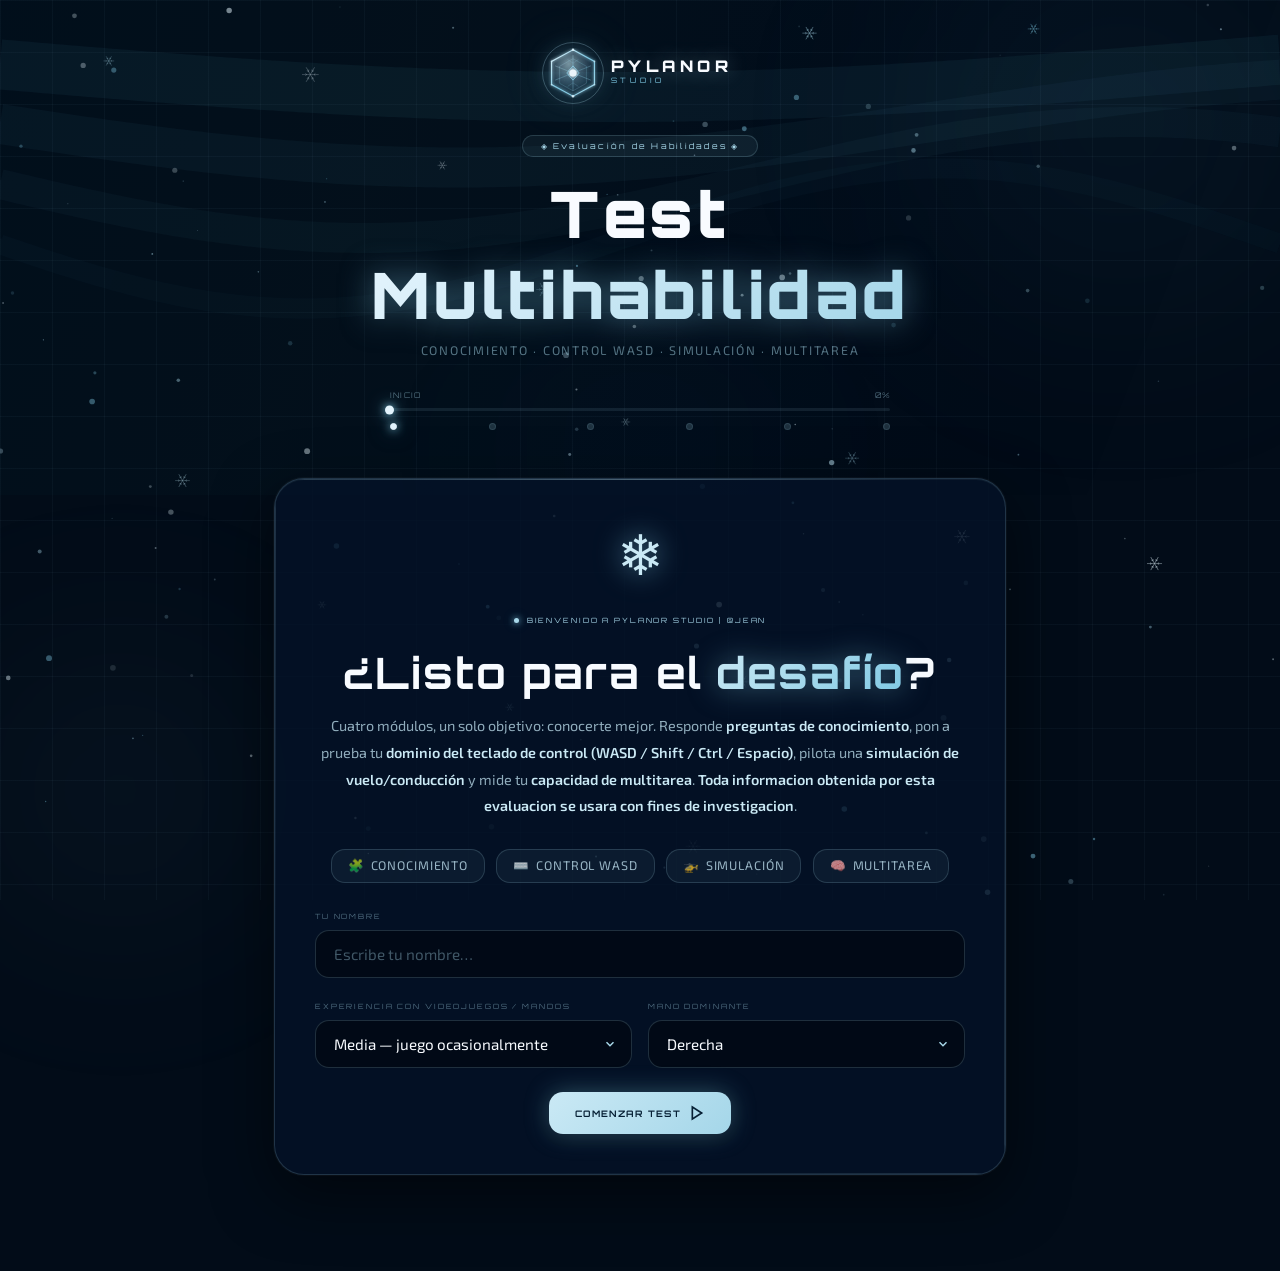
<file: index.html>
<!DOCTYPE html>
<html lang="es">
<head>
  <meta charset="UTF-8" />
  <meta name="viewport" content="width=device-width, initial-scale=1.0" />
  <title>Pylanor Studio — Test de Habilidades</title>
  <link href="https://fonts.googleapis.com/css2?family=Orbitron:wght@400;700;900&family=Exo+2:wght@300;400;500;600&display=swap" rel="stylesheet" />
  <link rel="stylesheet" href="quiz.css" />
</head>
<body>

<!-- fondo animado -->
<canvas id="snowCanvas"></canvas>
<div class="bg-glow bg-glow-1"></div>
<div class="bg-glow bg-glow-2"></div>
<div class="bg-glow bg-glow-3"></div>

<main class="container">

  <!-- ══════ CABECERA ══════ -->
  <header class="header">

    <a href="index.html" class="logo">
      <div class="logo-icon">
        <svg viewBox="0 0 56 56" fill="none" xmlns="http://www.w3.org/2000/svg">
          <defs>
            <linearGradient id="lg" x1="0" y1="0" x2="56" y2="56" gradientUnits="userSpaceOnUse">
              <stop offset="0%" stop-color="#F0FAFF"/>
              <stop offset="50%" stop-color="#7EC8E3"/>
              <stop offset="100%" stop-color="#A8D8EA"/>
            </linearGradient>
            <radialGradient id="rg" cx="40%" cy="30%" r="70%">
              <stop offset="0%" stop-color="rgba(220,248,255,0.28)"/>
              <stop offset="100%" stop-color="rgba(10,40,80,0.04)"/>
            </radialGradient>
            <filter id="gw">
              <feGaussianBlur stdDeviation="1.5" result="b"/>
              <feMerge><feMergeNode in="b"/><feMergeNode in="SourceGraphic"/></feMerge>
            </filter>
          </defs>
          <!-- hexágono exterior -->
          <polygon points="28,2 52,15 52,41 28,54 4,41 4,15"
            fill="url(#rg)" stroke="url(#lg)" stroke-width="1.3" filter="url(#gw)"/>
          <!-- hexágono interior -->
          <polygon points="28,12 43,20.5 43,39.5 28,48 13,39.5 13,20.5"
            fill="none" stroke="url(#lg)" stroke-width="0.6" opacity="0.4"/>
          <!-- ejes del copo -->
          <line x1="28" y1="8"  x2="28" y2="48" stroke="url(#lg)" stroke-width="0.7" opacity="0.5"/>
          <line x1="8"  y1="20" x2="48" y2="36" stroke="url(#lg)" stroke-width="0.7" opacity="0.5"/>
          <line x1="48" y1="20" x2="8"  y2="36" stroke="url(#lg)" stroke-width="0.7" opacity="0.5"/>
          <!-- ramas del copo -->
          <line x1="28" y1="17" x2="22" y2="13" stroke="url(#lg)" stroke-width="0.5" opacity="0.4"/>
          <line x1="28" y1="17" x2="34" y2="13" stroke="url(#lg)" stroke-width="0.5" opacity="0.4"/>
          <line x1="28" y1="39" x2="22" y2="43" stroke="url(#lg)" stroke-width="0.5" opacity="0.4"/>
          <line x1="28" y1="39" x2="34" y2="43" stroke="url(#lg)" stroke-width="0.5" opacity="0.4"/>
          <!-- rombo central -->
          <polygon points="28,20 35,28 28,36 21,28"
            fill="rgba(200,240,255,0.18)" stroke="url(#lg)" stroke-width="0.9"/>
          <!-- núcleo -->
          <circle cx="28" cy="28" r="4" fill="#F0FAFF" opacity="0.96" filter="url(#gw)"/>
          <!-- vértices -->
          <circle cx="28" cy="2"  r="1.4" fill="#E0F4FD" opacity="0.9"/>
          <circle cx="52" cy="15" r="1.0" fill="#CAE9F5" opacity="0.65"/>
          <circle cx="52" cy="41" r="1.0" fill="#CAE9F5" opacity="0.65"/>
          <circle cx="28" cy="54" r="1.4" fill="#E0F4FD" opacity="0.9"/>
          <circle cx="4"  cy="41" r="1.0" fill="#CAE9F5" opacity="0.65"/>
          <circle cx="4"  cy="15" r="1.0" fill="#CAE9F5" opacity="0.65"/>
        </svg>
        <div class="logo-ring"></div>
      </div>
      <div class="logo-text">
        <span class="logo-name">PYLANOR</span>
        <span class="logo-sub">STUDIO</span>
      </div>
    </a>

    <div class="header-title">
      <span class="header-eyebrow">◈ Evaluación de Habilidades ◈</span>
      <h1 class="page-title">Test <span>Multihabilidad</span></h1>
      <p class="page-subtitle">Conocimiento · Control WASD · Simulación · Multitarea</p>
    </div>

    <!-- barra de progreso -->
    <div class="progress-section">
      <div class="progress-info">
        <span id="stepLabel">Inicio</span>
        <span id="stepPct">0%</span>
      </div>
      <div class="progress-bar-track">
        <div class="progress-bar-fill" id="progressBar"></div>
      </div>
      <div class="progress-dots">
        <div class="pdot active" id="dot0"></div>
        <div class="pdot" id="dot1"></div>
        <div class="pdot" id="dot2"></div>
        <div class="pdot" id="dot3"></div>
        <div class="pdot" id="dot4"></div>
        <div class="pdot" id="dot5"></div>
      </div>
    </div>

  </header>

  <!-- ══════ PASO 0 — NOMBRE ══════ -->
  <section class="step active" id="step0">
    <div class="card card-center">
      <div class="card-glow-border"></div>
      <div class="flake-big">❄</div>
      <div class="tag"><span class="tag-dot"></span>BIENVENIDO A PYLANOR STUDIO | @Jean</div>
      <h2 class="card-title">¿Listo para el <em>desafío</em>?</h2>
      <p class="card-desc">
        Cuatro módulos, un solo objetivo: conocerte mejor. Responde
        <strong>preguntas de conocimiento</strong>, pon a prueba tu
        <strong>dominio del teclado de control (WASD / Shift / Ctrl / Espacio)</strong>, pilota una
        <strong>simulación de vuelo/conducción</strong> y mide tu
        <strong>capacidad de multitarea</strong>.
        <strong>Toda informacion obtenida por esta evaluacion se usara con fines de investigacion</strong>.
      </p>
      <div class="pills-row">
        <div class="pill"><span>🧩</span> Conocimiento</div>
        <div class="pill"><span>⌨️</span> Control WASD</div>
        <div class="pill"><span>🚁</span> Simulación</div>
        <div class="pill"><span>🧠</span> Multitarea</div>
      </div>

      <div class="best-score-panel hidden" id="bestScorePanel">
        <div class="best-score-title">🏆 TU MEJOR MARCA</div>
        <div class="best-score-row">
          <div class="best-score-item">
            <span class="best-score-value" id="bestTotal">—</span>
            <span class="best-score-label">Puntaje total</span>
          </div>
          <div class="best-score-item">
            <span class="best-score-value" id="bestStreak">—</span>
            <span class="best-score-label">Mejor racha</span>
          </div>
          <div class="best-score-item">
            <span class="best-score-value" id="bestReact">—</span>
            <span class="best-score-label">Reacción prom.</span>
          </div>
        </div>
      </div>

      <div class="field-group">
        <label class="field-label" for="nameInput">TU NOMBRE</label>
        <input type="text" id="nameInput" class="field-input" placeholder="Escribe tu nombre…" autocomplete="off" />
      </div>

      <div class="field-row">
        <div class="field-group">
          <label class="field-label" for="gamingExpSelect">EXPERIENCIA CON VIDEOJUEGOS / MANDOS</label>
          <select id="gamingExpSelect" class="field-input field-select">
            <option value="Nula">Nula — casi no juego</option>
            <option value="Baja">Baja — juego rara vez</option>
            <option value="Media" selected>Media — juego ocasionalmente</option>
            <option value="Alta">Alta — juego con frecuencia</option>
          </select>
        </div>
        <div class="field-group">
          <label class="field-label" for="handSelect">MANO DOMINANTE</label>
          <select id="handSelect" class="field-input field-select">
            <option value="Derecha" selected>Derecha</option>
            <option value="Izquierda">Izquierda</option>
            <option value="Ambidiestro">Ambidiestro</option>
          </select>
        </div>
      </div>

      <button class="btn btn-primary" onclick="startQuiz()">
        Comenzar Test
        <svg width="16" height="16" viewBox="0 0 24 24" fill="none" stroke="currentColor" stroke-width="2.5"><polygon points="5 3 19 12 5 21 5 3"/></svg>
      </button>
    </div>
  </section>

  <!-- ══════ PASO 1 — PREGUNTAS ══════ -->
  <section class="step" id="step1">
    <div class="card">
      <div class="card-glow-border"></div>
      <p class="section-intro">Lee cada pregunta con atención y elige la respuesta que consideres correcta.</p>
      <div id="questionsContainer"></div>
      <div class="btn-row">
        <button class="btn btn-primary" id="questionsNextBtn" onclick="goStep(2)" disabled>
          Continuar
          <svg width="15" height="15" viewBox="0 0 24 24" fill="none" stroke="currentColor" stroke-width="2.5"><path d="M5 12h14M12 5l7 7-7 7"/></svg>
        </button>
      </div>
    </div>
  </section>

  <!-- ══════ PASO 2 — CONTROL WASD ══════ -->
  <section class="step" id="step2">
    <div class="card">
      <div class="card-glow-border"></div>
      <div class="tag"><span class="tag-dot"></span>CONTROL DE VEHÍCULOS · DRONES · ROBOTS</div>
      <p class="section-intro">
        Aparece una orden objetivo. Ejecútala <strong>en tu teclado</strong> (o toca los botones si estás en móvil)
        lo más rápido posible. A veces necesitarás <strong>dos teclas a la vez</strong>, como en el control real
        de un vehículo, dron o robot (ej. avanzar + turbo). Tienes <strong>30 segundos</strong>.
      </p>

      <div class="start-gate" id="keyStartGate">
        <div class="start-gate-icon">⌨️</div>
        <p class="start-gate-text">Tómate el tiempo que necesites para leer las instrucciones. El cronómetro de 30 segundos empieza recién cuando presiones el botón.</p>
        <button class="btn btn-primary" onclick="startKeyRun()">
          <svg width="15" height="15" viewBox="0 0 24 24" fill="none" stroke="currentColor" stroke-width="2.5"><polygon points="5 3 19 12 5 21 5 3"/></svg>
          Comenzar prueba
        </button>
      </div>

      <div class="timer-stats-row">
        <!-- timer circular -->
        <div class="timer-wrap">
          <svg viewBox="0 0 120 120" xmlns="http://www.w3.org/2000/svg">
            <defs>
              <linearGradient id="tg" x1="0%" y1="0%" x2="100%" y2="100%">
                <stop offset="0%"   stop-color="#E0F4FD"/>
                <stop offset="50%"  stop-color="#7EC8E3"/>
                <stop offset="100%" stop-color="#A8D8EA"/>
              </linearGradient>
            </defs>
            <circle class="timer-track" cx="60" cy="60" r="52"/>
            <circle class="timer-arc" cx="60" cy="60" r="52" id="timerArc"
              stroke-dasharray="326.7" stroke-dashoffset="0"/>
          </svg>
          <div class="timer-center">
            <span class="timer-number" id="timerNumber">30</span>
            <span class="timer-unit">seg</span>
          </div>
        </div>
        <!-- estadísticas -->
        <div class="ctrl-stats">
          <div class="fstat">
            <div class="fstat-number green" id="kHits">0</div>
            <div class="fstat-label">Aciertos</div>
          </div>
          <div class="fstat-sep"></div>
          <div class="fstat">
            <div class="fstat-number red" id="kMiss">0</div>
            <div class="fstat-label">Fallos</div>
          </div>
          <div class="fstat-sep"></div>
          <div class="fstat">
            <div class="fstat-number" id="kAcc">—</div>
            <div class="fstat-label">Precisión</div>
          </div>
          <div class="fstat-sep"></div>
          <div class="fstat">
            <div class="fstat-number" id="kReact">—</div>
            <div class="fstat-label">Reacción</div>
          </div>
        </div>
        <!-- botón de sonido -->
        <button class="sound-toggle" id="soundToggle" onclick="toggleSound()" title="Activar/silenciar sonido" type="button">🔊</button>
      </div>

      <!-- HUD del vehículo/dron -->
      <div class="hud-panel" id="hudPanel">
        <div class="hud-icon" data-hud="a" title="Izquierda">⬅</div>
        <div class="hud-icon" data-hud="w" title="Avanzar">⬆</div>
        <div class="hud-icon" data-hud="s" title="Retroceder">⬇</div>
        <div class="hud-icon" data-hud="d" title="Derecha">➡</div>
        <div class="hud-sep"></div>
        <div class="hud-icon" data-hud="shift" title="Turbo">⚡</div>
        <div class="hud-icon" data-hud="ctrl" title="Descender">🔻</div>
        <div class="hud-icon" data-hud="space" title="Despegar/Saltar">🚀</div>
      </div>

      <!-- objetivo -->
      <div class="target-zone">
        <div class="target-halo"></div>
        <div class="streak-badge hidden" id="streakBadge">🔥 <span id="streakCount">0</span></div>
        <div class="combo-tag hidden" id="comboTag">⚠ ORDEN DOBLE — MANTÉN AMBAS</div>
        <div class="target-keys" id="keyTargetWrap">
          <div class="target-emoji key-target-cap" id="keyTarget">❄</div>
        </div>
        <div class="target-name" id="keyTargetName">PREPARADO…</div>
      </div>

      <!-- botones teclado WASD -->
      <div class="keys-grid" id="keysGrid">
        <button class="key-btn key-w" data-key="w" onclick="keyBtnClick(this)">
          <span class="key-cap">W</span>
          <span class="key-label">Avanzar</span>
        </button>
        <button class="key-btn key-a" data-key="a" onclick="keyBtnClick(this)">
          <span class="key-cap">A</span>
          <span class="key-label">Izquierda</span>
        </button>
        <button class="key-btn key-s" data-key="s" onclick="keyBtnClick(this)">
          <span class="key-cap">S</span>
          <span class="key-label">Retroceder</span>
        </button>
        <button class="key-btn key-d" data-key="d" onclick="keyBtnClick(this)">
          <span class="key-cap">D</span>
          <span class="key-label">Derecha</span>
        </button>
        <button class="key-btn key-shift" data-key="shift" onclick="keyBtnClick(this)">
          <span class="key-cap">⇧ SHIFT</span>
          <span class="key-label">Turbo</span>
        </button>
        <button class="key-btn key-space" data-key="space" onclick="keyBtnClick(this)">
          <span class="key-cap">␣ ESPACIO</span>
          <span class="key-label">Despegar / Saltar</span>
        </button>
        <button class="key-btn key-ctrl" data-key="ctrl" onclick="keyBtnClick(this)">
          <span class="key-cap">⌃ CTRL</span>
          <span class="key-label">Descender</span>
        </button>
      </div>

      <div id="keyDone" class="hidden">
        <p class="done-msg">❄ ¡Tiempo! Módulo completado.</p>
        <div class="btn-row">
          <button class="btn btn-primary" onclick="goStep(3)">
            Siguiente
            <svg width="15" height="15" viewBox="0 0 24 24" fill="none" stroke="currentColor" stroke-width="2.5"><path d="M5 12h14M12 5l7 7-7 7"/></svg>
          </button>
        </div>
      </div>

    </div>
  </section>

  <!-- ══════ PASO 3 — SIMULACIÓN DE PILOTAJE ══════ -->
  <section class="step" id="step3">
    <div class="card">
      <div class="card-glow-border"></div>
      <div class="tag"><span class="tag-dot"></span>SIMULACIÓN DE PILOTAJE</div>
      <p class="section-intro">
        Ahora aplica lo entrenado en una situación práctica: pilota la nave con
        <strong>W A S D</strong> (mover/girar), <strong>Shift</strong> (turbo), <strong>Ctrl</strong> (freno)
        y <strong>Espacio</strong> (impulso rápido). Atraviesa la mayor cantidad de
        <strong>checkpoints</strong> ⊙ posibles evitando los <strong>obstáculos</strong> ⬢ en 25 segundos.
      </p>

      <div class="sim-stats-row">
        <div class="sim-stat">
          <div class="sim-stat-number" id="simTimer">25</div>
          <div class="sim-stat-label">Segundos</div>
        </div>
        <div class="sim-stat-sep"></div>
        <div class="sim-stat">
          <div class="sim-stat-number green" id="simCheckpoints">0</div>
          <div class="sim-stat-label">Checkpoints</div>
        </div>
        <div class="sim-stat-sep"></div>
        <div class="sim-stat">
          <div class="sim-stat-number red" id="simCollisions">0</div>
          <div class="sim-stat-label">Colisiones</div>
        </div>
        <div class="sim-stat-sep"></div>
        <div class="sim-stat">
          <div class="sim-stat-number" id="simDashState">✅</div>
          <div class="sim-stat-label">Impulso</div>
        </div>
      </div>

      <div class="sim-canvas-wrap">
        <canvas id="simCanvas" width="560" height="320"></canvas>
        <div class="sim-overlay hidden" id="simStartGate">
          <div class="sim-overlay-title">🚀 LISTO PARA PILOTAR</div>
          <p class="sim-overlay-text">Estudia el mapa: nave, checkpoint ⊙ y obstáculos ⬢. El cronómetro de 25s comienza tras la cuenta regresiva.</p>
          <button class="btn btn-primary" onclick="beginSimCountdown()">
            <svg width="15" height="15" viewBox="0 0 24 24" fill="none" stroke="currentColor" stroke-width="2.5"><polygon points="5 3 19 12 5 21 5 3"/></svg>
            Comenzar simulación
          </button>
        </div>
        <div class="sim-countdown hidden" id="simCountdown">3</div>
        <div class="sim-overlay hidden" id="simEndOverlay">
          <div class="sim-overlay-title">✅ SIMULACIÓN COMPLETADA</div>
          <div class="sim-overlay-score" id="simOverlayScore">—</div>
        </div>
      </div>

      <!-- HUD de controles activos -->
      <div class="hud-panel" id="simHudPanel">
        <div class="hud-icon" data-simhud="a" title="Girar izquierda">⬅</div>
        <div class="hud-icon" data-simhud="w" title="Acelerar">⬆</div>
        <div class="hud-icon" data-simhud="s" title="Frenar/Reversa">⬇</div>
        <div class="hud-icon" data-simhud="d" title="Girar derecha">➡</div>
        <div class="hud-sep"></div>
        <div class="hud-icon" data-simhud="shift" title="Turbo">⚡</div>
        <div class="hud-icon" data-simhud="ctrl" title="Freno">🔻</div>
        <div class="hud-icon" data-simhud="space" title="Impulso">🚀</div>
      </div>

      <div id="simDone" class="hidden">
        <div class="btn-row">
          <button class="btn btn-primary" onclick="goStep(4)">
            Siguiente
            <svg width="15" height="15" viewBox="0 0 24 24" fill="none" stroke="currentColor" stroke-width="2.5"><path d="M5 12h14M12 5l7 7-7 7"/></svg>
          </button>
        </div>
      </div>
    </div>
  </section>

  <!-- ══════ PASO 4 — MULTITAREA ══════ -->
  <section class="step" id="step4">
    <div class="card">
      <div class="card-glow-border"></div>
      <div class="tag"><span class="tag-dot"></span>TEST DE MULTITAREA</div>
      <p class="section-intro">Completa el test externo y regresa aquí para ingresar tu puntuación.</p>

      <div class="multi-panel">
        <div class="multi-icon">🧠</div>
        <p class="multi-desc">El test mide tu capacidad de atender múltiples tareas con ratón y teclado al mismo tiempo. Cuando termines, copia el número de puntuación que aparece en pantalla.</p>
        <a class="btn btn-primary" href="https://www.arealme.com/multitasking-test/es/" target="_blank">
          <svg width="15" height="15" viewBox="0 0 24 24" fill="none" stroke="currentColor" stroke-width="2.5"><path d="M18 13v6a2 2 0 01-2 2H5a2 2 0 01-2-2V8a2 2 0 012-2h6"/><polyline points="15 3 21 3 21 9"/><line x1="10" y1="14" x2="21" y2="3"/></svg>
          Abrir Test de Multitarea
        </a>
      </div>

      <div class="score-section">
        <label class="field-label">INGRESA TU PUNTUACIÓN FINAL</label>
        <div class="score-row">
          <input type="number" id="multiScoreInput" class="field-input score-input"
            min="0" max="9999" placeholder="0" oninput="updateLiveScore()" />
          <div class="score-live" id="liveScore">—</div>
        </div>
      </div>

      <div class="btn-row">
        <button class="btn btn-primary" onclick="submitMulti()">
          Ver mis resultados
          <svg width="15" height="15" viewBox="0 0 24 24" fill="none" stroke="currentColor" stroke-width="2.5"><path d="M5 12h14M12 5l7 7-7 7"/></svg>
        </button>
      </div>
    </div>
  </section>

  <!-- ══════ PASO 5 — RESULTADOS ══════ -->
  <section class="step" id="step5">
    <div class="card card-center">
      <div class="card-glow-border"></div>

      <div class="result-flakes">❄ ❅ ❆ ❄ ❅ ❆</div>

      <!-- anillo de resultado -->
      <div class="result-ring">
        <svg viewBox="0 0 200 200" xmlns="http://www.w3.org/2000/svg">
          <defs>
            <linearGradient id="rg2" x1="0%" y1="0%" x2="100%" y2="100%">
              <stop offset="0%"   stop-color="#F0FAFF"/>
              <stop offset="50%"  stop-color="#A8D8EA"/>
              <stop offset="100%" stop-color="#5BB3D0"/>
            </linearGradient>
            <filter id="rgw">
              <feGaussianBlur stdDeviation="3" result="b"/>
              <feMerge><feMergeNode in="b"/><feMergeNode in="SourceGraphic"/></feMerge>
            </filter>
          </defs>
          <!-- pista decorativa punteada -->
          <circle cx="100" cy="100" r="93" fill="none"
            stroke="rgba(168,216,234,0.06)" stroke-width="1" stroke-dasharray="3 8"/>
          <!-- pista base -->
          <circle cx="100" cy="100" r="82" fill="none"
            stroke="rgba(168,216,234,0.1)" stroke-width="8"/>
          <!-- arco de progreso -->
          <circle cx="100" cy="100" r="82" id="resultArc"
            fill="none" stroke="url(#rg2)" stroke-width="8"
            stroke-linecap="round"
            stroke-dasharray="515" stroke-dashoffset="515"
            filter="url(#rgw)"
            transform="rotate(-90 100 100)"/>
        </svg>
        <div class="result-ring-center">
          <div class="result-medal" id="resultMedal">🏆</div>
          <div class="result-percentage" id="resultPct">0%</div>
          <div class="result-grade-label" id="resultGrade">—</div>
        </div>
      </div>

      <div class="result-username" id="resultUsername"></div>
      <div class="new-record-badge hidden" id="newRecordBadge">✨ ¡NUEVO RÉCORD PERSONAL!</div>
      <div class="result-stats" id="resultStats"></div>

      <!-- estado de guardado -->
      <div class="save-status" id="saveStatus">
        <div class="save-spinner"></div>
        <span>Guardando en Google Sheets…</span>
      </div>
      <div class="save-ok hidden" id="saveOk">✅ &nbsp;Resultados guardados.</div>
      <div class="save-err hidden" id="saveErr"></div>

      <div class="btn-row btn-row-center">
        <a href="index.html" class="btn btn-ghost">← Inicio</a>
        <button class="btn btn-primary" onclick="resetAll()">
          <svg width="15" height="15" viewBox="0 0 24 24" fill="none" stroke="currentColor" stroke-width="2.5"><polyline points="1 4 1 10 7 10"/><path d="M3.51 15a9 9 0 1 0 .49-3.5"/></svg>
          Repetir test
        </button>
      </div>
    </div>
  </section>

</main>

<script src="quiz.js"></script>
</body>
</html>
</file>
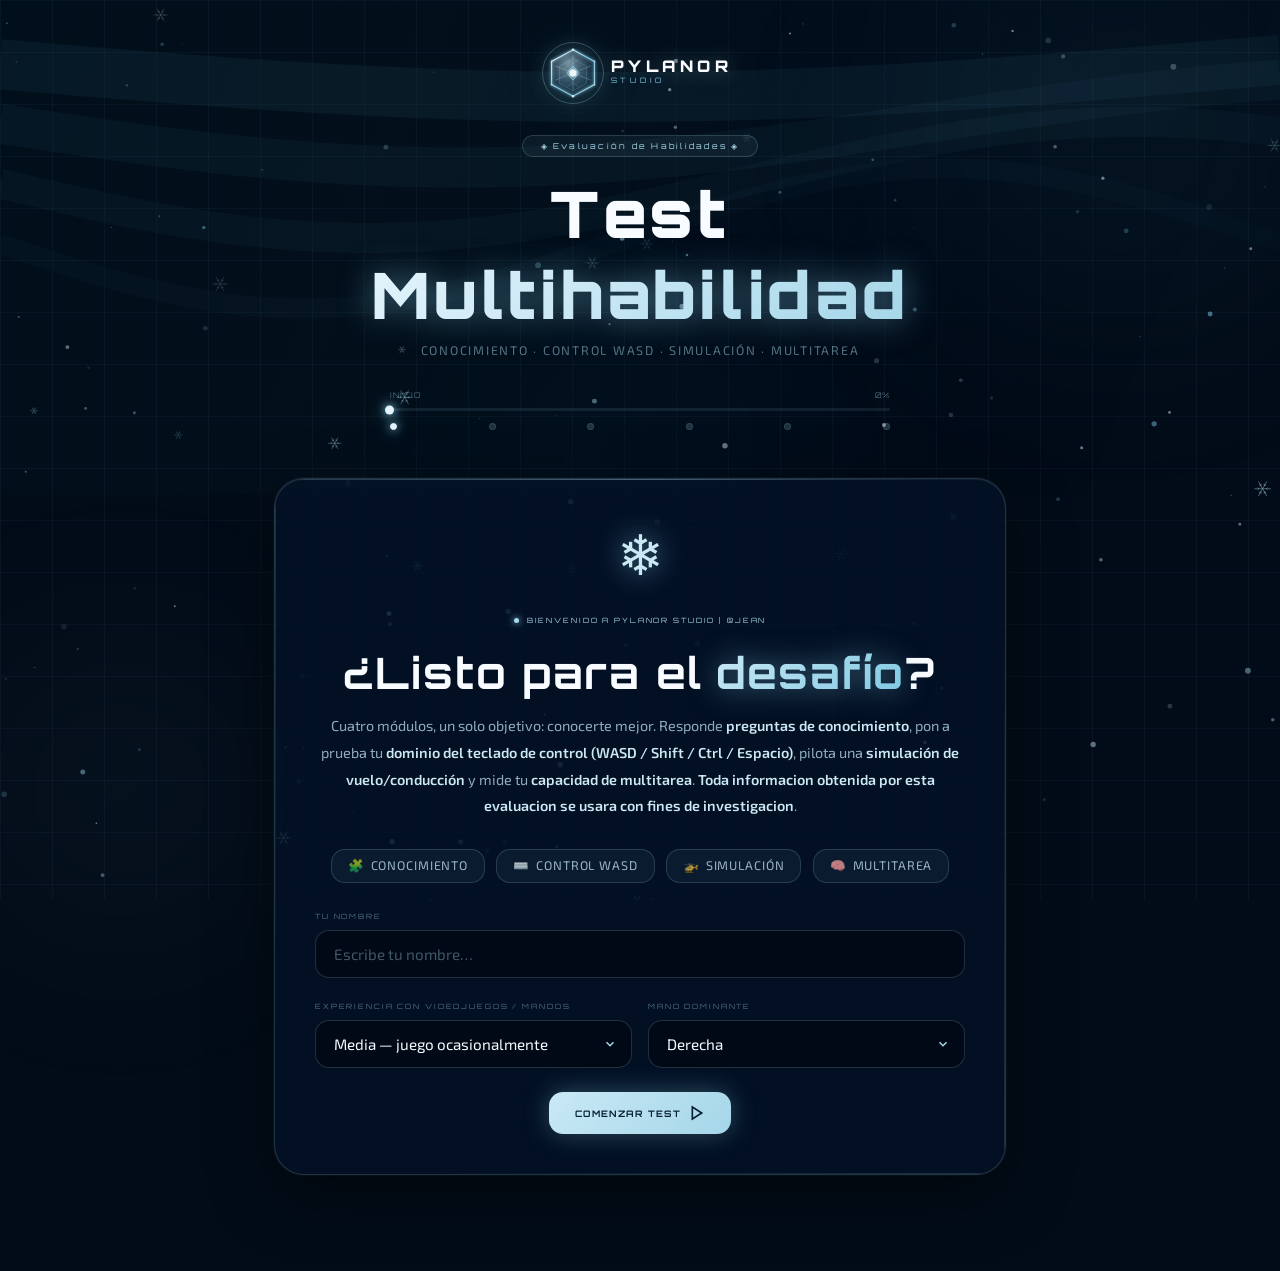
<file: inde.html>
<!DOCTYPE html>
<html lang="es">
<head>
  <meta charset="UTF-8" />
  <meta name="viewport" content="width=device-width, initial-scale=1.0" />
  <title>Pylanor Studio — Test de Habilidades</title>
  <link href="https://fonts.googleapis.com/css2?family=Orbitron:wght@400;700;900&family=Exo+2:wght@300;400;500;600&display=swap" rel="stylesheet" />
  <link rel="stylesheet" href="quiz.css" />
</head>
<body>

<!-- fondo animado -->
<canvas id="snowCanvas"></canvas>
<div class="bg-glow bg-glow-1"></div>
<div class="bg-glow bg-glow-2"></div>
<div class="bg-glow bg-glow-3"></div>

<main class="container">

  <!-- ══════ CABECERA ══════ -->
  <header class="header">

    <a href="index.html" class="logo">
      <div class="logo-icon">
        <svg viewBox="0 0 56 56" fill="none" xmlns="http://www.w3.org/2000/svg">
          <defs>
            <linearGradient id="lg" x1="0" y1="0" x2="56" y2="56" gradientUnits="userSpaceOnUse">
              <stop offset="0%" stop-color="#F0FAFF"/>
              <stop offset="50%" stop-color="#7EC8E3"/>
              <stop offset="100%" stop-color="#A8D8EA"/>
            </linearGradient>
            <radialGradient id="rg" cx="40%" cy="30%" r="70%">
              <stop offset="0%" stop-color="rgba(220,248,255,0.28)"/>
              <stop offset="100%" stop-color="rgba(10,40,80,0.04)"/>
            </radialGradient>
            <filter id="gw">
              <feGaussianBlur stdDeviation="1.5" result="b"/>
              <feMerge><feMergeNode in="b"/><feMergeNode in="SourceGraphic"/></feMerge>
            </filter>
          </defs>
          <!-- hexágono exterior -->
          <polygon points="28,2 52,15 52,41 28,54 4,41 4,15"
            fill="url(#rg)" stroke="url(#lg)" stroke-width="1.3" filter="url(#gw)"/>
          <!-- hexágono interior -->
          <polygon points="28,12 43,20.5 43,39.5 28,48 13,39.5 13,20.5"
            fill="none" stroke="url(#lg)" stroke-width="0.6" opacity="0.4"/>
          <!-- ejes del copo -->
          <line x1="28" y1="8"  x2="28" y2="48" stroke="url(#lg)" stroke-width="0.7" opacity="0.5"/>
          <line x1="8"  y1="20" x2="48" y2="36" stroke="url(#lg)" stroke-width="0.7" opacity="0.5"/>
          <line x1="48" y1="20" x2="8"  y2="36" stroke="url(#lg)" stroke-width="0.7" opacity="0.5"/>
          <!-- ramas del copo -->
          <line x1="28" y1="17" x2="22" y2="13" stroke="url(#lg)" stroke-width="0.5" opacity="0.4"/>
          <line x1="28" y1="17" x2="34" y2="13" stroke="url(#lg)" stroke-width="0.5" opacity="0.4"/>
          <line x1="28" y1="39" x2="22" y2="43" stroke="url(#lg)" stroke-width="0.5" opacity="0.4"/>
          <line x1="28" y1="39" x2="34" y2="43" stroke="url(#lg)" stroke-width="0.5" opacity="0.4"/>
          <!-- rombo central -->
          <polygon points="28,20 35,28 28,36 21,28"
            fill="rgba(200,240,255,0.18)" stroke="url(#lg)" stroke-width="0.9"/>
          <!-- núcleo -->
          <circle cx="28" cy="28" r="4" fill="#F0FAFF" opacity="0.96" filter="url(#gw)"/>
          <!-- vértices -->
          <circle cx="28" cy="2"  r="1.4" fill="#E0F4FD" opacity="0.9"/>
          <circle cx="52" cy="15" r="1.0" fill="#CAE9F5" opacity="0.65"/>
          <circle cx="52" cy="41" r="1.0" fill="#CAE9F5" opacity="0.65"/>
          <circle cx="28" cy="54" r="1.4" fill="#E0F4FD" opacity="0.9"/>
          <circle cx="4"  cy="41" r="1.0" fill="#CAE9F5" opacity="0.65"/>
          <circle cx="4"  cy="15" r="1.0" fill="#CAE9F5" opacity="0.65"/>
        </svg>
        <div class="logo-ring"></div>
      </div>
      <div class="logo-text">
        <span class="logo-name">PYLANOR</span>
        <span class="logo-sub">STUDIO</span>
      </div>
    </a>

    <div class="header-title">
      <span class="header-eyebrow">◈ Evaluación de Habilidades ◈</span>
      <h1 class="page-title">Test <span>Multihabilidad</span></h1>
      <p class="page-subtitle">Conocimiento · Control WASD · Simulación · Multitarea</p>
    </div>

    <!-- barra de progreso -->
    <div class="progress-section">
      <div class="progress-info">
        <span id="stepLabel">Inicio</span>
        <span id="stepPct">0%</span>
      </div>
      <div class="progress-bar-track">
        <div class="progress-bar-fill" id="progressBar"></div>
      </div>
      <div class="progress-dots">
        <div class="pdot active" id="dot0"></div>
        <div class="pdot" id="dot1"></div>
        <div class="pdot" id="dot2"></div>
        <div class="pdot" id="dot3"></div>
        <div class="pdot" id="dot4"></div>
        <div class="pdot" id="dot5"></div>
      </div>
    </div>

  </header>

  <!-- ══════ PASO 0 — NOMBRE ══════ -->
  <section class="step active" id="step0">
    <div class="card card-center">
      <div class="card-glow-border"></div>
      <div class="flake-big">❄</div>
      <div class="tag"><span class="tag-dot"></span>BIENVENIDO A PYLANOR STUDIO | @Jean</div>
      <h2 class="card-title">¿Listo para el <em>desafío</em>?</h2>
      <p class="card-desc">
        Cuatro módulos, un solo objetivo: conocerte mejor. Responde
        <strong>preguntas de conocimiento</strong>, pon a prueba tu
        <strong>dominio del teclado de control (WASD / Shift / Ctrl / Espacio)</strong>, pilota una
        <strong>simulación de vuelo/conducción</strong> y mide tu
        <strong>capacidad de multitarea</strong>.
        <strong>Toda informacion obtenida por esta evaluacion se usara con fines de investigacion</strong>.
      </p>
      <div class="pills-row">
        <div class="pill"><span>🧩</span> Conocimiento</div>
        <div class="pill"><span>⌨️</span> Control WASD</div>
        <div class="pill"><span>🚁</span> Simulación</div>
        <div class="pill"><span>🧠</span> Multitarea</div>
      </div>

      <div class="best-score-panel hidden" id="bestScorePanel">
        <div class="best-score-title">🏆 TU MEJOR MARCA</div>
        <div class="best-score-row">
          <div class="best-score-item">
            <span class="best-score-value" id="bestTotal">—</span>
            <span class="best-score-label">Puntaje total</span>
          </div>
          <div class="best-score-item">
            <span class="best-score-value" id="bestStreak">—</span>
            <span class="best-score-label">Mejor racha</span>
          </div>
          <div class="best-score-item">
            <span class="best-score-value" id="bestReact">—</span>
            <span class="best-score-label">Reacción prom.</span>
          </div>
        </div>
      </div>

      <div class="field-group">
        <label class="field-label" for="nameInput">TU NOMBRE</label>
        <input type="text" id="nameInput" class="field-input" placeholder="Escribe tu nombre…" autocomplete="off" />
      </div>

      <div class="field-row">
        <div class="field-group">
          <label class="field-label" for="gamingExpSelect">EXPERIENCIA CON VIDEOJUEGOS / MANDOS</label>
          <select id="gamingExpSelect" class="field-input field-select">
            <option value="Nula">Nula — casi no juego</option>
            <option value="Baja">Baja — juego rara vez</option>
            <option value="Media" selected>Media — juego ocasionalmente</option>
            <option value="Alta">Alta — juego con frecuencia</option>
          </select>
        </div>
        <div class="field-group">
          <label class="field-label" for="handSelect">MANO DOMINANTE</label>
          <select id="handSelect" class="field-input field-select">
            <option value="Derecha" selected>Derecha</option>
            <option value="Izquierda">Izquierda</option>
            <option value="Ambidiestro">Ambidiestro</option>
          </select>
        </div>
      </div>

      <button class="btn btn-primary" onclick="startQuiz()">
        Comenzar Test
        <svg width="16" height="16" viewBox="0 0 24 24" fill="none" stroke="currentColor" stroke-width="2.5"><polygon points="5 3 19 12 5 21 5 3"/></svg>
      </button>
    </div>
  </section>

  <!-- ══════ PASO 1 — PREGUNTAS ══════ -->
  <section class="step" id="step1">
    <div class="card">
      <div class="card-glow-border"></div>
      <p class="section-intro">Lee cada pregunta con atención y elige la respuesta que consideres correcta.</p>
      <div id="questionsContainer"></div>
      <div class="btn-row">
        <button class="btn btn-primary" id="questionsNextBtn" onclick="goStep(2)" disabled>
          Continuar
          <svg width="15" height="15" viewBox="0 0 24 24" fill="none" stroke="currentColor" stroke-width="2.5"><path d="M5 12h14M12 5l7 7-7 7"/></svg>
        </button>
      </div>
    </div>
  </section>

  <!-- ══════ PASO 2 — CONTROL WASD ══════ -->
  <section class="step" id="step2">
    <div class="card">
      <div class="card-glow-border"></div>
      <div class="tag"><span class="tag-dot"></span>CONTROL DE VEHÍCULOS · DRONES · ROBOTS</div>
      <p class="section-intro">
        Aparece una orden objetivo. Ejecútala <strong>en tu teclado</strong> (o toca los botones si estás en móvil)
        lo más rápido posible. A veces necesitarás <strong>dos teclas a la vez</strong>, como en el control real
        de un vehículo, dron o robot (ej. avanzar + turbo). Tienes <strong>30 segundos</strong>.
      </p>

      <div class="timer-stats-row">
        <!-- timer circular -->
        <div class="timer-wrap">
          <svg viewBox="0 0 120 120" xmlns="http://www.w3.org/2000/svg">
            <defs>
              <linearGradient id="tg" x1="0%" y1="0%" x2="100%" y2="100%">
                <stop offset="0%"   stop-color="#E0F4FD"/>
                <stop offset="50%"  stop-color="#7EC8E3"/>
                <stop offset="100%" stop-color="#A8D8EA"/>
              </linearGradient>
            </defs>
            <circle class="timer-track" cx="60" cy="60" r="52"/>
            <circle class="timer-arc" cx="60" cy="60" r="52" id="timerArc"
              stroke-dasharray="326.7" stroke-dashoffset="0"/>
          </svg>
          <div class="timer-center">
            <span class="timer-number" id="timerNumber">30</span>
            <span class="timer-unit">seg</span>
          </div>
        </div>
        <!-- estadísticas -->
        <div class="ctrl-stats">
          <div class="fstat">
            <div class="fstat-number green" id="kHits">0</div>
            <div class="fstat-label">Aciertos</div>
          </div>
          <div class="fstat-sep"></div>
          <div class="fstat">
            <div class="fstat-number red" id="kMiss">0</div>
            <div class="fstat-label">Fallos</div>
          </div>
          <div class="fstat-sep"></div>
          <div class="fstat">
            <div class="fstat-number" id="kAcc">—</div>
            <div class="fstat-label">Precisión</div>
          </div>
          <div class="fstat-sep"></div>
          <div class="fstat">
            <div class="fstat-number" id="kReact">—</div>
            <div class="fstat-label">Reacción</div>
          </div>
        </div>
        <!-- botón de sonido -->
        <button class="sound-toggle" id="soundToggle" onclick="toggleSound()" title="Activar/silenciar sonido" type="button">🔊</button>
      </div>

      <!-- HUD del vehículo/dron -->
      <div class="hud-panel" id="hudPanel">
        <div class="hud-icon" data-hud="a" title="Izquierda">⬅</div>
        <div class="hud-icon" data-hud="w" title="Avanzar">⬆</div>
        <div class="hud-icon" data-hud="s" title="Retroceder">⬇</div>
        <div class="hud-icon" data-hud="d" title="Derecha">➡</div>
        <div class="hud-sep"></div>
        <div class="hud-icon" data-hud="shift" title="Turbo">⚡</div>
        <div class="hud-icon" data-hud="ctrl" title="Descender">🔻</div>
        <div class="hud-icon" data-hud="space" title="Despegar/Saltar">🚀</div>
      </div>

      <!-- objetivo -->
      <div class="target-zone">
        <div class="target-halo"></div>
        <div class="streak-badge hidden" id="streakBadge">🔥 <span id="streakCount">0</span></div>
        <div class="combo-tag hidden" id="comboTag">⚠ ORDEN DOBLE — MANTÉN AMBAS</div>
        <div class="target-keys" id="keyTargetWrap">
          <div class="target-emoji key-target-cap" id="keyTarget">❄</div>
        </div>
        <div class="target-name" id="keyTargetName">PREPARADO…</div>
      </div>

      <!-- botones teclado WASD -->
      <div class="keys-grid" id="keysGrid">
        <button class="key-btn key-w" data-key="w" onclick="keyBtnClick(this)">
          <span class="key-cap">W</span>
          <span class="key-label">Avanzar</span>
        </button>
        <button class="key-btn key-a" data-key="a" onclick="keyBtnClick(this)">
          <span class="key-cap">A</span>
          <span class="key-label">Izquierda</span>
        </button>
        <button class="key-btn key-s" data-key="s" onclick="keyBtnClick(this)">
          <span class="key-cap">S</span>
          <span class="key-label">Retroceder</span>
        </button>
        <button class="key-btn key-d" data-key="d" onclick="keyBtnClick(this)">
          <span class="key-cap">D</span>
          <span class="key-label">Derecha</span>
        </button>
        <button class="key-btn key-shift" data-key="shift" onclick="keyBtnClick(this)">
          <span class="key-cap">⇧ SHIFT</span>
          <span class="key-label">Turbo</span>
        </button>
        <button class="key-btn key-space" data-key="space" onclick="keyBtnClick(this)">
          <span class="key-cap">␣ ESPACIO</span>
          <span class="key-label">Despegar / Saltar</span>
        </button>
        <button class="key-btn key-ctrl" data-key="ctrl" onclick="keyBtnClick(this)">
          <span class="key-cap">⌃ CTRL</span>
          <span class="key-label">Descender</span>
        </button>
      </div>

      <div id="keyDone" class="hidden">
        <p class="done-msg">❄ ¡Tiempo! Módulo completado.</p>
        <div class="btn-row">
          <button class="btn btn-primary" onclick="goStep(3)">
            Siguiente
            <svg width="15" height="15" viewBox="0 0 24 24" fill="none" stroke="currentColor" stroke-width="2.5"><path d="M5 12h14M12 5l7 7-7 7"/></svg>
          </button>
        </div>
      </div>

    </div>
  </section>

  <!-- ══════ PASO 3 — SIMULACIÓN DE PILOTAJE ══════ -->
  <section class="step" id="step3">
    <div class="card">
      <div class="card-glow-border"></div>
      <div class="tag"><span class="tag-dot"></span>SIMULACIÓN DE PILOTAJE</div>
      <p class="section-intro">
        Ahora aplica lo entrenado en una situación práctica: pilota la nave con
        <strong>W A S D</strong> (mover/girar), <strong>Shift</strong> (turbo), <strong>Ctrl</strong> (freno)
        y <strong>Espacio</strong> (impulso rápido). Atraviesa la mayor cantidad de
        <strong>checkpoints</strong> ⊙ posibles evitando los <strong>obstáculos</strong> ⬢ en 25 segundos.
      </p>

      <div class="sim-stats-row">
        <div class="sim-stat">
          <div class="sim-stat-number" id="simTimer">25</div>
          <div class="sim-stat-label">Segundos</div>
        </div>
        <div class="sim-stat-sep"></div>
        <div class="sim-stat">
          <div class="sim-stat-number green" id="simCheckpoints">0</div>
          <div class="sim-stat-label">Checkpoints</div>
        </div>
        <div class="sim-stat-sep"></div>
        <div class="sim-stat">
          <div class="sim-stat-number red" id="simCollisions">0</div>
          <div class="sim-stat-label">Colisiones</div>
        </div>
        <div class="sim-stat-sep"></div>
        <div class="sim-stat">
          <div class="sim-stat-number" id="simDashState">✅</div>
          <div class="sim-stat-label">Impulso</div>
        </div>
      </div>

      <div class="sim-canvas-wrap">
        <canvas id="simCanvas" width="560" height="320"></canvas>
        <div class="sim-countdown hidden" id="simCountdown">3</div>
        <div class="sim-overlay hidden" id="simEndOverlay">
          <div class="sim-overlay-title">✅ SIMULACIÓN COMPLETADA</div>
          <div class="sim-overlay-score" id="simOverlayScore">—</div>
        </div>
      </div>

      <!-- HUD de controles activos -->
      <div class="hud-panel" id="simHudPanel">
        <div class="hud-icon" data-simhud="a" title="Girar izquierda">⬅</div>
        <div class="hud-icon" data-simhud="w" title="Acelerar">⬆</div>
        <div class="hud-icon" data-simhud="s" title="Frenar/Reversa">⬇</div>
        <div class="hud-icon" data-simhud="d" title="Girar derecha">➡</div>
        <div class="hud-sep"></div>
        <div class="hud-icon" data-simhud="shift" title="Turbo">⚡</div>
        <div class="hud-icon" data-simhud="ctrl" title="Freno">🔻</div>
        <div class="hud-icon" data-simhud="space" title="Impulso">🚀</div>
      </div>

      <div id="simDone" class="hidden">
        <div class="btn-row">
          <button class="btn btn-primary" onclick="goStep(4)">
            Siguiente
            <svg width="15" height="15" viewBox="0 0 24 24" fill="none" stroke="currentColor" stroke-width="2.5"><path d="M5 12h14M12 5l7 7-7 7"/></svg>
          </button>
        </div>
      </div>
    </div>
  </section>

  <!-- ══════ PASO 4 — MULTITAREA ══════ -->
  <section class="step" id="step4">
    <div class="card">
      <div class="card-glow-border"></div>
      <div class="tag"><span class="tag-dot"></span>TEST DE MULTITAREA</div>
      <p class="section-intro">Completa el test externo y regresa aquí para ingresar tu puntuación.</p>

      <div class="multi-panel">
        <div class="multi-icon">🧠</div>
        <p class="multi-desc">El test mide tu capacidad de atender múltiples tareas con ratón y teclado al mismo tiempo. Cuando termines, copia el número de puntuación que aparece en pantalla.</p>
        <a class="btn btn-primary" href="https://www.arealme.com/multitasking-test/es/" target="_blank">
          <svg width="15" height="15" viewBox="0 0 24 24" fill="none" stroke="currentColor" stroke-width="2.5"><path d="M18 13v6a2 2 0 01-2 2H5a2 2 0 01-2-2V8a2 2 0 012-2h6"/><polyline points="15 3 21 3 21 9"/><line x1="10" y1="14" x2="21" y2="3"/></svg>
          Abrir Test de Multitarea
        </a>
      </div>

      <div class="score-section">
        <label class="field-label">INGRESA TU PUNTUACIÓN FINAL</label>
        <div class="score-row">
          <input type="number" id="multiScoreInput" class="field-input score-input"
            min="0" max="9999" placeholder="0" oninput="updateLiveScore()" />
          <div class="score-live" id="liveScore">—</div>
        </div>
      </div>

      <div class="btn-row">
        <button class="btn btn-primary" onclick="submitMulti()">
          Ver mis resultados
          <svg width="15" height="15" viewBox="0 0 24 24" fill="none" stroke="currentColor" stroke-width="2.5"><path d="M5 12h14M12 5l7 7-7 7"/></svg>
        </button>
      </div>
    </div>
  </section>

  <!-- ══════ PASO 5 — RESULTADOS ══════ -->
  <section class="step" id="step5">
    <div class="card card-center">
      <div class="card-glow-border"></div>

      <div class="result-flakes">❄ ❅ ❆ ❄ ❅ ❆</div>

      <!-- anillo de resultado -->
      <div class="result-ring">
        <svg viewBox="0 0 200 200" xmlns="http://www.w3.org/2000/svg">
          <defs>
            <linearGradient id="rg2" x1="0%" y1="0%" x2="100%" y2="100%">
              <stop offset="0%"   stop-color="#F0FAFF"/>
              <stop offset="50%"  stop-color="#A8D8EA"/>
              <stop offset="100%" stop-color="#5BB3D0"/>
            </linearGradient>
            <filter id="rgw">
              <feGaussianBlur stdDeviation="3" result="b"/>
              <feMerge><feMergeNode in="b"/><feMergeNode in="SourceGraphic"/></feMerge>
            </filter>
          </defs>
          <!-- pista decorativa punteada -->
          <circle cx="100" cy="100" r="93" fill="none"
            stroke="rgba(168,216,234,0.06)" stroke-width="1" stroke-dasharray="3 8"/>
          <!-- pista base -->
          <circle cx="100" cy="100" r="82" fill="none"
            stroke="rgba(168,216,234,0.1)" stroke-width="8"/>
          <!-- arco de progreso -->
          <circle cx="100" cy="100" r="82" id="resultArc"
            fill="none" stroke="url(#rg2)" stroke-width="8"
            stroke-linecap="round"
            stroke-dasharray="515" stroke-dashoffset="515"
            filter="url(#rgw)"
            transform="rotate(-90 100 100)"/>
        </svg>
        <div class="result-ring-center">
          <div class="result-medal" id="resultMedal">🏆</div>
          <div class="result-percentage" id="resultPct">0%</div>
          <div class="result-grade-label" id="resultGrade">—</div>
        </div>
      </div>

      <div class="result-username" id="resultUsername"></div>
      <div class="new-record-badge hidden" id="newRecordBadge">✨ ¡NUEVO RÉCORD PERSONAL!</div>
      <div class="result-stats" id="resultStats"></div>

      <!-- estado de guardado -->
      <div class="save-status" id="saveStatus">
        <div class="save-spinner"></div>
        <span>Guardando en Google Sheets…</span>
      </div>
      <div class="save-ok hidden" id="saveOk">✅ &nbsp;Resultados guardados.</div>
      <div class="save-err hidden" id="saveErr"></div>

      <div class="btn-row btn-row-center">
        <a href="index.html" class="btn btn-ghost">← Inicio</a>
        <button class="btn btn-primary" onclick="resetAll()">
          <svg width="15" height="15" viewBox="0 0 24 24" fill="none" stroke="currentColor" stroke-width="2.5"><polyline points="1 4 1 10 7 10"/><path d="M3.51 15a9 9 0 1 0 .49-3.5"/></svg>
          Repetir test
        </button>
      </div>
    </div>
  </section>

</main>

<script src="quiz.js"></script>
</body>
</html>
</file>
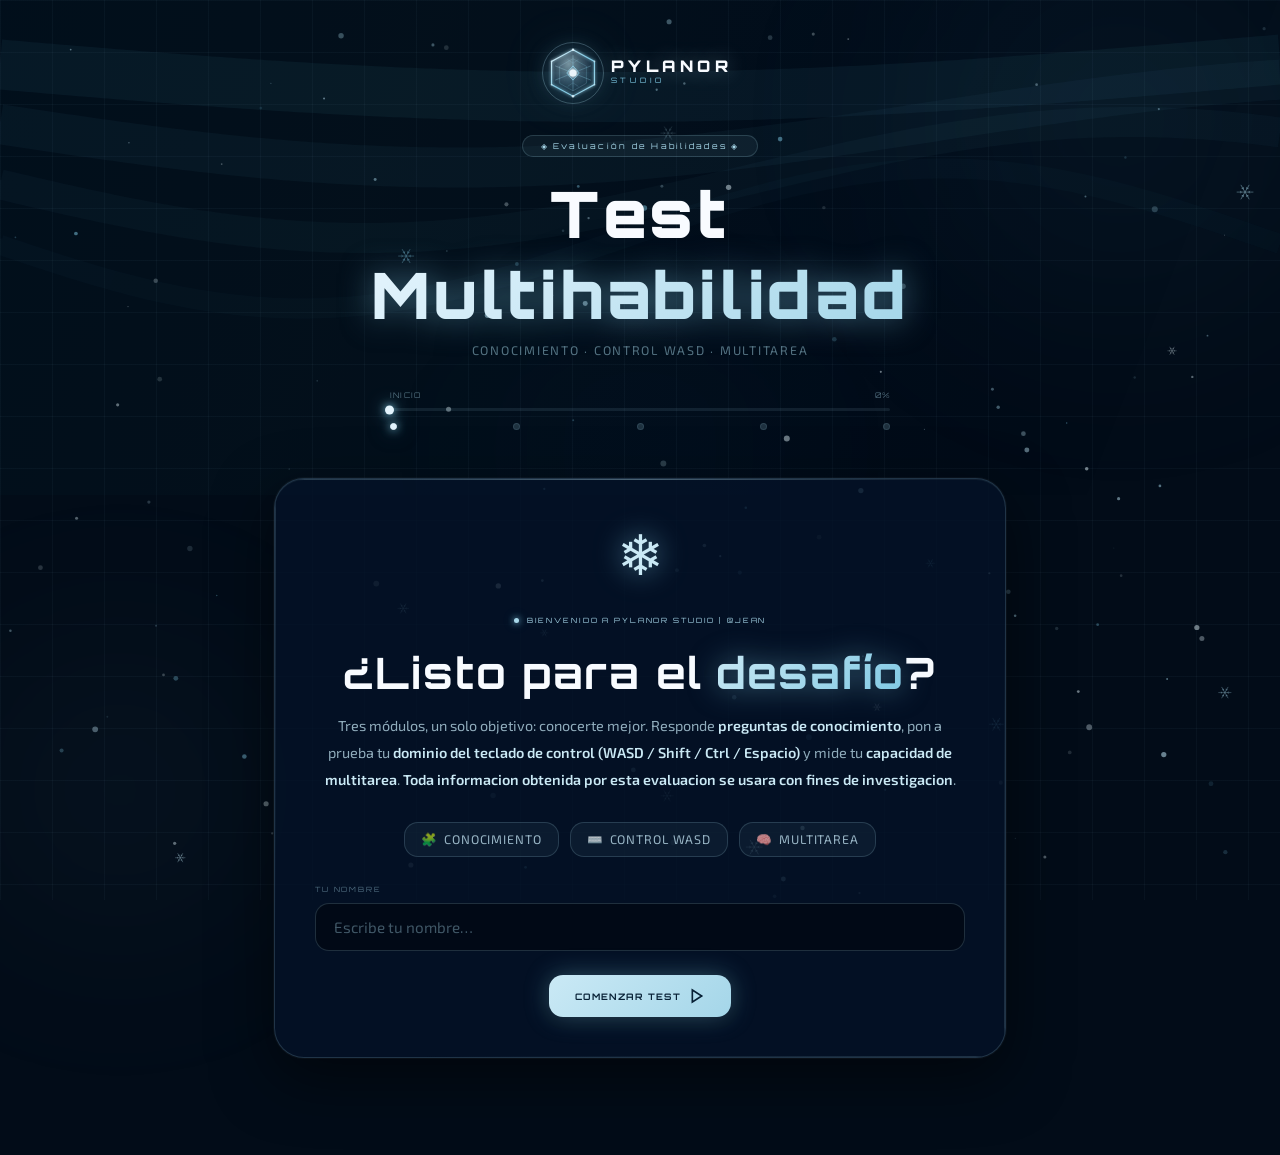
<file: index-1.html>
<!DOCTYPE html>
<html lang="es">
<head>
  <meta charset="UTF-8" />
  <meta name="viewport" content="width=device-width, initial-scale=1.0" />
  <title>Pylanor Studio — Test de Habilidades</title>
  <link href="https://fonts.googleapis.com/css2?family=Orbitron:wght@400;700;900&family=Exo+2:wght@300;400;500;600&display=swap" rel="stylesheet" />
  <link rel="stylesheet" href="quiz.css" />
</head>
<body>

<!-- fondo animado -->
<canvas id="snowCanvas"></canvas>
<div class="bg-glow bg-glow-1"></div>
<div class="bg-glow bg-glow-2"></div>
<div class="bg-glow bg-glow-3"></div>

<main class="container">

  <!-- ══════ CABECERA ══════ -->
  <header class="header">

    <a href="index.html" class="logo">
      <div class="logo-icon">
        <svg viewBox="0 0 56 56" fill="none" xmlns="http://www.w3.org/2000/svg">
          <defs>
            <linearGradient id="lg" x1="0" y1="0" x2="56" y2="56" gradientUnits="userSpaceOnUse">
              <stop offset="0%" stop-color="#F0FAFF"/>
              <stop offset="50%" stop-color="#7EC8E3"/>
              <stop offset="100%" stop-color="#A8D8EA"/>
            </linearGradient>
            <radialGradient id="rg" cx="40%" cy="30%" r="70%">
              <stop offset="0%" stop-color="rgba(220,248,255,0.28)"/>
              <stop offset="100%" stop-color="rgba(10,40,80,0.04)"/>
            </radialGradient>
            <filter id="gw">
              <feGaussianBlur stdDeviation="1.5" result="b"/>
              <feMerge><feMergeNode in="b"/><feMergeNode in="SourceGraphic"/></feMerge>
            </filter>
          </defs>
          <!-- hexágono exterior -->
          <polygon points="28,2 52,15 52,41 28,54 4,41 4,15"
            fill="url(#rg)" stroke="url(#lg)" stroke-width="1.3" filter="url(#gw)"/>
          <!-- hexágono interior -->
          <polygon points="28,12 43,20.5 43,39.5 28,48 13,39.5 13,20.5"
            fill="none" stroke="url(#lg)" stroke-width="0.6" opacity="0.4"/>
          <!-- ejes del copo -->
          <line x1="28" y1="8"  x2="28" y2="48" stroke="url(#lg)" stroke-width="0.7" opacity="0.5"/>
          <line x1="8"  y1="20" x2="48" y2="36" stroke="url(#lg)" stroke-width="0.7" opacity="0.5"/>
          <line x1="48" y1="20" x2="8"  y2="36" stroke="url(#lg)" stroke-width="0.7" opacity="0.5"/>
          <!-- ramas del copo -->
          <line x1="28" y1="17" x2="22" y2="13" stroke="url(#lg)" stroke-width="0.5" opacity="0.4"/>
          <line x1="28" y1="17" x2="34" y2="13" stroke="url(#lg)" stroke-width="0.5" opacity="0.4"/>
          <line x1="28" y1="39" x2="22" y2="43" stroke="url(#lg)" stroke-width="0.5" opacity="0.4"/>
          <line x1="28" y1="39" x2="34" y2="43" stroke="url(#lg)" stroke-width="0.5" opacity="0.4"/>
          <!-- rombo central -->
          <polygon points="28,20 35,28 28,36 21,28"
            fill="rgba(200,240,255,0.18)" stroke="url(#lg)" stroke-width="0.9"/>
          <!-- núcleo -->
          <circle cx="28" cy="28" r="4" fill="#F0FAFF" opacity="0.96" filter="url(#gw)"/>
          <!-- vértices -->
          <circle cx="28" cy="2"  r="1.4" fill="#E0F4FD" opacity="0.9"/>
          <circle cx="52" cy="15" r="1.0" fill="#CAE9F5" opacity="0.65"/>
          <circle cx="52" cy="41" r="1.0" fill="#CAE9F5" opacity="0.65"/>
          <circle cx="28" cy="54" r="1.4" fill="#E0F4FD" opacity="0.9"/>
          <circle cx="4"  cy="41" r="1.0" fill="#CAE9F5" opacity="0.65"/>
          <circle cx="4"  cy="15" r="1.0" fill="#CAE9F5" opacity="0.65"/>
        </svg>
        <div class="logo-ring"></div>
      </div>
      <div class="logo-text">
        <span class="logo-name">PYLANOR</span>
        <span class="logo-sub">STUDIO</span>
      </div>
    </a>

    <div class="header-title">
      <span class="header-eyebrow">◈ Evaluación de Habilidades ◈</span>
      <h1 class="page-title">Test <span>Multihabilidad</span></h1>
      <p class="page-subtitle">Conocimiento · Control WASD · Multitarea</p>
    </div>

    <!-- barra de progreso -->
    <div class="progress-section">
      <div class="progress-info">
        <span id="stepLabel">Inicio</span>
        <span id="stepPct">0%</span>
      </div>
      <div class="progress-bar-track">
        <div class="progress-bar-fill" id="progressBar"></div>
      </div>
      <div class="progress-dots">
        <div class="pdot active" id="dot0"></div>
        <div class="pdot" id="dot1"></div>
        <div class="pdot" id="dot2"></div>
        <div class="pdot" id="dot3"></div>
        <div class="pdot" id="dot4"></div>
      </div>
    </div>

  </header>

  <!-- ══════ PASO 0 — NOMBRE ══════ -->
  <section class="step active" id="step0">
    <div class="card card-center">
      <div class="card-glow-border"></div>
      <div class="flake-big">❄</div>
      <div class="tag"><span class="tag-dot"></span>BIENVENIDO A PYLANOR STUDIO | @Jean</div>
      <h2 class="card-title">¿Listo para el <em>desafío</em>?</h2>
      <p class="card-desc">
        Tres módulos, un solo objetivo: conocerte mejor. Responde
        <strong>preguntas de conocimiento</strong>, pon a prueba tu
        <strong>dominio del teclado de control (WASD / Shift / Ctrl / Espacio)</strong> y mide tu
        <strong>capacidad de multitarea</strong>.
        <strong>Toda informacion obtenida por esta evaluacion se usara con fines de investigacion</strong>.
      </p>
      <div class="pills-row">
        <div class="pill"><span>🧩</span> Conocimiento</div>
        <div class="pill"><span>⌨️</span> Control WASD</div>
        <div class="pill"><span>🧠</span> Multitarea</div>
      </div>
      <div class="field-group">
        <label class="field-label" for="nameInput">TU NOMBRE</label>
        <input type="text" id="nameInput" class="field-input" placeholder="Escribe tu nombre…" autocomplete="off" />
      </div>
      <button class="btn btn-primary" onclick="startQuiz()">
        Comenzar Test
        <svg width="16" height="16" viewBox="0 0 24 24" fill="none" stroke="currentColor" stroke-width="2.5"><polygon points="5 3 19 12 5 21 5 3"/></svg>
      </button>
    </div>
  </section>

  <!-- ══════ PASO 1 — PREGUNTAS ══════ -->
  <section class="step" id="step1">
    <div class="card">
      <div class="card-glow-border"></div>
      <p class="section-intro">Lee cada pregunta con atención y elige la respuesta que consideres correcta.</p>
      <div id="questionsContainer"></div>
      <div class="btn-row">
        <button class="btn btn-primary" id="questionsNextBtn" onclick="goStep(2)" disabled>
          Continuar
          <svg width="15" height="15" viewBox="0 0 24 24" fill="none" stroke="currentColor" stroke-width="2.5"><path d="M5 12h14M12 5l7 7-7 7"/></svg>
        </button>
      </div>
    </div>
  </section>

  <!-- ══════ PASO 2 — CONTROL WASD ══════ -->
  <section class="step" id="step2">
    <div class="card">
      <div class="card-glow-border"></div>
      <div class="tag"><span class="tag-dot"></span>CONTROL DE VEHÍCULOS · DRONES · ROBOTS</div>
      <p class="section-intro">
        Aparece una tecla objetivo. Presiónala <strong>en tu teclado</strong> (o toca el botón si estás en móvil)
        lo más rápido posible. Simula el esquema de control <strong>W A S D + Shift + Ctrl + Espacio</strong>
        usado para mover vehículos, drones y robots. Tienes <strong>30 segundos</strong>.
      </p>

      <div class="timer-stats-row">
        <!-- timer circular -->
        <div class="timer-wrap">
          <svg viewBox="0 0 120 120" xmlns="http://www.w3.org/2000/svg">
            <defs>
              <linearGradient id="tg" x1="0%" y1="0%" x2="100%" y2="100%">
                <stop offset="0%"   stop-color="#E0F4FD"/>
                <stop offset="50%"  stop-color="#7EC8E3"/>
                <stop offset="100%" stop-color="#A8D8EA"/>
              </linearGradient>
            </defs>
            <circle class="timer-track" cx="60" cy="60" r="52"/>
            <circle class="timer-arc" cx="60" cy="60" r="52" id="timerArc"
              stroke-dasharray="326.7" stroke-dashoffset="0"/>
          </svg>
          <div class="timer-center">
            <span class="timer-number" id="timerNumber">30</span>
            <span class="timer-unit">seg</span>
          </div>
        </div>
        <!-- estadísticas -->
        <div class="ctrl-stats">
          <div class="fstat">
            <div class="fstat-number green" id="kHits">0</div>
            <div class="fstat-label">Aciertos</div>
          </div>
          <div class="fstat-sep"></div>
          <div class="fstat">
            <div class="fstat-number red" id="kMiss">0</div>
            <div class="fstat-label">Fallos</div>
          </div>
          <div class="fstat-sep"></div>
          <div class="fstat">
            <div class="fstat-number" id="kAcc">—</div>
            <div class="fstat-label">Precisión</div>
          </div>
        </div>
      </div>

      <!-- objetivo -->
      <div class="target-zone">
        <div class="target-halo"></div>
        <div class="target-emoji key-target-cap" id="keyTarget">❄</div>
        <div class="target-name" id="keyTargetName">PREPARADO…</div>
      </div>

      <!-- botones teclado WASD -->
      <div class="keys-grid" id="keysGrid">
        <button class="key-btn key-w" data-key="w" onclick="keyBtnClick(this)">
          <span class="key-cap">W</span>
          <span class="key-label">Avanzar</span>
        </button>
        <button class="key-btn key-a" data-key="a" onclick="keyBtnClick(this)">
          <span class="key-cap">A</span>
          <span class="key-label">Izquierda</span>
        </button>
        <button class="key-btn key-s" data-key="s" onclick="keyBtnClick(this)">
          <span class="key-cap">S</span>
          <span class="key-label">Retroceder</span>
        </button>
        <button class="key-btn key-d" data-key="d" onclick="keyBtnClick(this)">
          <span class="key-cap">D</span>
          <span class="key-label">Derecha</span>
        </button>
        <button class="key-btn key-shift" data-key="shift" onclick="keyBtnClick(this)">
          <span class="key-cap">⇧ SHIFT</span>
          <span class="key-label">Turbo</span>
        </button>
        <button class="key-btn key-space" data-key="space" onclick="keyBtnClick(this)">
          <span class="key-cap">␣ ESPACIO</span>
          <span class="key-label">Despegar / Saltar</span>
        </button>
        <button class="key-btn key-ctrl" data-key="ctrl" onclick="keyBtnClick(this)">
          <span class="key-cap">⌃ CTRL</span>
          <span class="key-label">Descender</span>
        </button>
      </div>

      <div id="keyDone" class="hidden">
        <p class="done-msg">❄ ¡Tiempo! Módulo completado.</p>
        <div class="btn-row">
          <button class="btn btn-primary" onclick="goStep(3)">
            Siguiente
            <svg width="15" height="15" viewBox="0 0 24 24" fill="none" stroke="currentColor" stroke-width="2.5"><path d="M5 12h14M12 5l7 7-7 7"/></svg>
          </button>
        </div>
      </div>

    </div>
  </section>

  <!-- ══════ PASO 3 — MULTITAREA ══════ -->
  <section class="step" id="step3">
    <div class="card">
      <div class="card-glow-border"></div>
      <div class="tag"><span class="tag-dot"></span>TEST DE MULTITAREA</div>
      <p class="section-intro">Completa el test externo y regresa aquí para ingresar tu puntuación.</p>

      <div class="multi-panel">
        <div class="multi-icon">🧠</div>
        <p class="multi-desc">El test mide tu capacidad de atender múltiples tareas con ratón y teclado al mismo tiempo. Cuando termines, copia el número de puntuación que aparece en pantalla.</p>
        <a class="btn btn-primary" href="https://www.arealme.com/multitasking-test/es/" target="_blank">
          <svg width="15" height="15" viewBox="0 0 24 24" fill="none" stroke="currentColor" stroke-width="2.5"><path d="M18 13v6a2 2 0 01-2 2H5a2 2 0 01-2-2V8a2 2 0 012-2h6"/><polyline points="15 3 21 3 21 9"/><line x1="10" y1="14" x2="21" y2="3"/></svg>
          Abrir Test de Multitarea
        </a>
      </div>

      <div class="score-section">
        <label class="field-label">INGRESA TU PUNTUACIÓN FINAL</label>
        <div class="score-row">
          <input type="number" id="multiScoreInput" class="field-input score-input"
            min="0" max="9999" placeholder="0" oninput="updateLiveScore()" />
          <div class="score-live" id="liveScore">—</div>
        </div>
      </div>

      <div class="btn-row">
        <button class="btn btn-primary" onclick="submitMulti()">
          Ver mis resultados
          <svg width="15" height="15" viewBox="0 0 24 24" fill="none" stroke="currentColor" stroke-width="2.5"><path d="M5 12h14M12 5l7 7-7 7"/></svg>
        </button>
      </div>
    </div>
  </section>

  <!-- ══════ PASO 4 — RESULTADOS ══════ -->
  <section class="step" id="step4">
    <div class="card card-center">
      <div class="card-glow-border"></div>

      <div class="result-flakes">❄ ❅ ❆ ❄ ❅ ❆</div>

      <!-- anillo de resultado -->
      <div class="result-ring">
        <svg viewBox="0 0 200 200" xmlns="http://www.w3.org/2000/svg">
          <defs>
            <linearGradient id="rg2" x1="0%" y1="0%" x2="100%" y2="100%">
              <stop offset="0%"   stop-color="#F0FAFF"/>
              <stop offset="50%"  stop-color="#A8D8EA"/>
              <stop offset="100%" stop-color="#5BB3D0"/>
            </linearGradient>
            <filter id="rgw">
              <feGaussianBlur stdDeviation="3" result="b"/>
              <feMerge><feMergeNode in="b"/><feMergeNode in="SourceGraphic"/></feMerge>
            </filter>
          </defs>
          <!-- pista decorativa punteada -->
          <circle cx="100" cy="100" r="93" fill="none"
            stroke="rgba(168,216,234,0.06)" stroke-width="1" stroke-dasharray="3 8"/>
          <!-- pista base -->
          <circle cx="100" cy="100" r="82" fill="none"
            stroke="rgba(168,216,234,0.1)" stroke-width="8"/>
          <!-- arco de progreso -->
          <circle cx="100" cy="100" r="82" id="resultArc"
            fill="none" stroke="url(#rg2)" stroke-width="8"
            stroke-linecap="round"
            stroke-dasharray="515" stroke-dashoffset="515"
            filter="url(#rgw)"
            transform="rotate(-90 100 100)"/>
        </svg>
        <div class="result-ring-center">
          <div class="result-percentage" id="resultPct">0%</div>
          <div class="result-grade-label" id="resultGrade">—</div>
        </div>
      </div>

      <div class="result-username" id="resultUsername"></div>
      <div class="result-stats" id="resultStats"></div>

      <!-- estado de guardado -->
      <div class="save-status" id="saveStatus">
        <div class="save-spinner"></div>
        <span>Guardando en Google Sheets…</span>
      </div>
      <div class="save-ok hidden" id="saveOk">✅ &nbsp;Resultados guardados.</div>
      <div class="save-err hidden" id="saveErr"></div>

      <div class="btn-row btn-row-center">
        <a href="index.html" class="btn btn-ghost">← Inicio</a>
        <button class="btn btn-primary" onclick="resetAll()">
          <svg width="15" height="15" viewBox="0 0 24 24" fill="none" stroke="currentColor" stroke-width="2.5"><polyline points="1 4 1 10 7 10"/><path d="M3.51 15a9 9 0 1 0 .49-3.5"/></svg>
          Repetir test
        </button>
      </div>
    </div>
  </section>

</main>

<script src="quiz.js"></script>
</body>
</html>
</file>
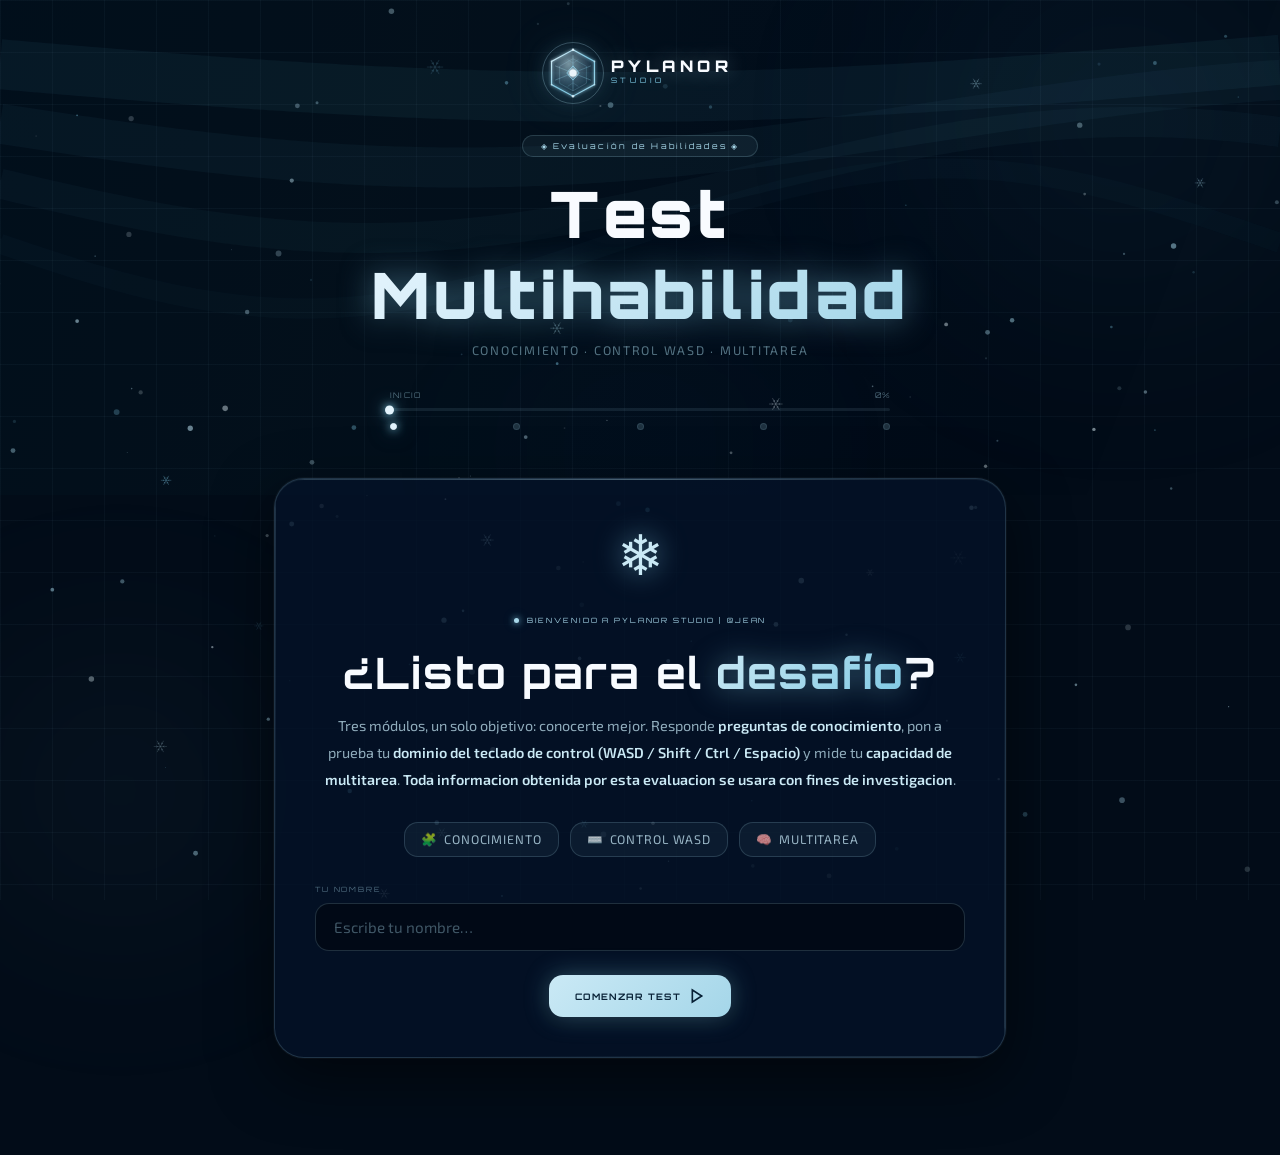
<file: index-4.html>
<!DOCTYPE html>
<html lang="es">
<head>
  <meta charset="UTF-8" />
  <meta name="viewport" content="width=device-width, initial-scale=1.0" />
  <title>Pylanor Studio — Test de Habilidades</title>
  <link href="https://fonts.googleapis.com/css2?family=Orbitron:wght@400;700;900&family=Exo+2:wght@300;400;500;600&display=swap" rel="stylesheet" />
  <link rel="stylesheet" href="quiz.css" />
</head>
<body>

<!-- fondo animado -->
<canvas id="snowCanvas"></canvas>
<div class="bg-glow bg-glow-1"></div>
<div class="bg-glow bg-glow-2"></div>
<div class="bg-glow bg-glow-3"></div>

<main class="container">

  <!-- ══════ CABECERA ══════ -->
  <header class="header">

    <a href="index.html" class="logo">
      <div class="logo-icon">
        <svg viewBox="0 0 56 56" fill="none" xmlns="http://www.w3.org/2000/svg">
          <defs>
            <linearGradient id="lg" x1="0" y1="0" x2="56" y2="56" gradientUnits="userSpaceOnUse">
              <stop offset="0%" stop-color="#F0FAFF"/>
              <stop offset="50%" stop-color="#7EC8E3"/>
              <stop offset="100%" stop-color="#A8D8EA"/>
            </linearGradient>
            <radialGradient id="rg" cx="40%" cy="30%" r="70%">
              <stop offset="0%" stop-color="rgba(220,248,255,0.28)"/>
              <stop offset="100%" stop-color="rgba(10,40,80,0.04)"/>
            </radialGradient>
            <filter id="gw">
              <feGaussianBlur stdDeviation="1.5" result="b"/>
              <feMerge><feMergeNode in="b"/><feMergeNode in="SourceGraphic"/></feMerge>
            </filter>
          </defs>
          <!-- hexágono exterior -->
          <polygon points="28,2 52,15 52,41 28,54 4,41 4,15"
            fill="url(#rg)" stroke="url(#lg)" stroke-width="1.3" filter="url(#gw)"/>
          <!-- hexágono interior -->
          <polygon points="28,12 43,20.5 43,39.5 28,48 13,39.5 13,20.5"
            fill="none" stroke="url(#lg)" stroke-width="0.6" opacity="0.4"/>
          <!-- ejes del copo -->
          <line x1="28" y1="8"  x2="28" y2="48" stroke="url(#lg)" stroke-width="0.7" opacity="0.5"/>
          <line x1="8"  y1="20" x2="48" y2="36" stroke="url(#lg)" stroke-width="0.7" opacity="0.5"/>
          <line x1="48" y1="20" x2="8"  y2="36" stroke="url(#lg)" stroke-width="0.7" opacity="0.5"/>
          <!-- ramas del copo -->
          <line x1="28" y1="17" x2="22" y2="13" stroke="url(#lg)" stroke-width="0.5" opacity="0.4"/>
          <line x1="28" y1="17" x2="34" y2="13" stroke="url(#lg)" stroke-width="0.5" opacity="0.4"/>
          <line x1="28" y1="39" x2="22" y2="43" stroke="url(#lg)" stroke-width="0.5" opacity="0.4"/>
          <line x1="28" y1="39" x2="34" y2="43" stroke="url(#lg)" stroke-width="0.5" opacity="0.4"/>
          <!-- rombo central -->
          <polygon points="28,20 35,28 28,36 21,28"
            fill="rgba(200,240,255,0.18)" stroke="url(#lg)" stroke-width="0.9"/>
          <!-- núcleo -->
          <circle cx="28" cy="28" r="4" fill="#F0FAFF" opacity="0.96" filter="url(#gw)"/>
          <!-- vértices -->
          <circle cx="28" cy="2"  r="1.4" fill="#E0F4FD" opacity="0.9"/>
          <circle cx="52" cy="15" r="1.0" fill="#CAE9F5" opacity="0.65"/>
          <circle cx="52" cy="41" r="1.0" fill="#CAE9F5" opacity="0.65"/>
          <circle cx="28" cy="54" r="1.4" fill="#E0F4FD" opacity="0.9"/>
          <circle cx="4"  cy="41" r="1.0" fill="#CAE9F5" opacity="0.65"/>
          <circle cx="4"  cy="15" r="1.0" fill="#CAE9F5" opacity="0.65"/>
        </svg>
        <div class="logo-ring"></div>
      </div>
      <div class="logo-text">
        <span class="logo-name">PYLANOR</span>
        <span class="logo-sub">STUDIO</span>
      </div>
    </a>

    <div class="header-title">
      <span class="header-eyebrow">◈ Evaluación de Habilidades ◈</span>
      <h1 class="page-title">Test <span>Multihabilidad</span></h1>
      <p class="page-subtitle">Conocimiento · Control WASD · Multitarea</p>
    </div>

    <!-- barra de progreso -->
    <div class="progress-section">
      <div class="progress-info">
        <span id="stepLabel">Inicio</span>
        <span id="stepPct">0%</span>
      </div>
      <div class="progress-bar-track">
        <div class="progress-bar-fill" id="progressBar"></div>
      </div>
      <div class="progress-dots">
        <div class="pdot active" id="dot0"></div>
        <div class="pdot" id="dot1"></div>
        <div class="pdot" id="dot2"></div>
        <div class="pdot" id="dot3"></div>
        <div class="pdot" id="dot4"></div>
      </div>
    </div>

  </header>

  <!-- ══════ PASO 0 — NOMBRE ══════ -->
  <section class="step active" id="step0">
    <div class="card card-center">
      <div class="card-glow-border"></div>
      <div class="flake-big">❄</div>
      <div class="tag"><span class="tag-dot"></span>BIENVENIDO A PYLANOR STUDIO | @Jean</div>
      <h2 class="card-title">¿Listo para el <em>desafío</em>?</h2>
      <p class="card-desc">
        Tres módulos, un solo objetivo: conocerte mejor. Responde
        <strong>preguntas de conocimiento</strong>, pon a prueba tu
        <strong>dominio del teclado de control (WASD / Shift / Ctrl / Espacio)</strong> y mide tu
        <strong>capacidad de multitarea</strong>.
        <strong>Toda informacion obtenida por esta evaluacion se usara con fines de investigacion</strong>.
      </p>
      <div class="pills-row">
        <div class="pill"><span>🧩</span> Conocimiento</div>
        <div class="pill"><span>⌨️</span> Control WASD</div>
        <div class="pill"><span>🧠</span> Multitarea</div>
      </div>

      <div class="best-score-panel hidden" id="bestScorePanel">
        <div class="best-score-title">🏆 TU MEJOR MARCA</div>
        <div class="best-score-row">
          <div class="best-score-item">
            <span class="best-score-value" id="bestTotal">—</span>
            <span class="best-score-label">Puntaje total</span>
          </div>
          <div class="best-score-item">
            <span class="best-score-value" id="bestStreak">—</span>
            <span class="best-score-label">Mejor racha</span>
          </div>
          <div class="best-score-item">
            <span class="best-score-value" id="bestReact">—</span>
            <span class="best-score-label">Reacción prom.</span>
          </div>
        </div>
      </div>

      <div class="field-group">
        <label class="field-label" for="nameInput">TU NOMBRE</label>
        <input type="text" id="nameInput" class="field-input" placeholder="Escribe tu nombre…" autocomplete="off" />
      </div>
      <button class="btn btn-primary" onclick="startQuiz()">
        Comenzar Test
        <svg width="16" height="16" viewBox="0 0 24 24" fill="none" stroke="currentColor" stroke-width="2.5"><polygon points="5 3 19 12 5 21 5 3"/></svg>
      </button>
    </div>
  </section>

  <!-- ══════ PASO 1 — PREGUNTAS ══════ -->
  <section class="step" id="step1">
    <div class="card">
      <div class="card-glow-border"></div>
      <p class="section-intro">Lee cada pregunta con atención y elige la respuesta que consideres correcta.</p>
      <div id="questionsContainer"></div>
      <div class="btn-row">
        <button class="btn btn-primary" id="questionsNextBtn" onclick="goStep(2)" disabled>
          Continuar
          <svg width="15" height="15" viewBox="0 0 24 24" fill="none" stroke="currentColor" stroke-width="2.5"><path d="M5 12h14M12 5l7 7-7 7"/></svg>
        </button>
      </div>
    </div>
  </section>

  <!-- ══════ PASO 2 — CONTROL WASD ══════ -->
  <section class="step" id="step2">
    <div class="card">
      <div class="card-glow-border"></div>
      <div class="tag"><span class="tag-dot"></span>CONTROL DE VEHÍCULOS · DRONES · ROBOTS</div>
      <p class="section-intro">
        Aparece una orden objetivo. Ejecútala <strong>en tu teclado</strong> (o toca los botones si estás en móvil)
        lo más rápido posible. A veces necesitarás <strong>dos teclas a la vez</strong>, como en el control real
        de un vehículo, dron o robot (ej. avanzar + turbo). Tienes <strong>30 segundos</strong>.
      </p>

      <div class="timer-stats-row">
        <!-- timer circular -->
        <div class="timer-wrap">
          <svg viewBox="0 0 120 120" xmlns="http://www.w3.org/2000/svg">
            <defs>
              <linearGradient id="tg" x1="0%" y1="0%" x2="100%" y2="100%">
                <stop offset="0%"   stop-color="#E0F4FD"/>
                <stop offset="50%"  stop-color="#7EC8E3"/>
                <stop offset="100%" stop-color="#A8D8EA"/>
              </linearGradient>
            </defs>
            <circle class="timer-track" cx="60" cy="60" r="52"/>
            <circle class="timer-arc" cx="60" cy="60" r="52" id="timerArc"
              stroke-dasharray="326.7" stroke-dashoffset="0"/>
          </svg>
          <div class="timer-center">
            <span class="timer-number" id="timerNumber">30</span>
            <span class="timer-unit">seg</span>
          </div>
        </div>
        <!-- estadísticas -->
        <div class="ctrl-stats">
          <div class="fstat">
            <div class="fstat-number green" id="kHits">0</div>
            <div class="fstat-label">Aciertos</div>
          </div>
          <div class="fstat-sep"></div>
          <div class="fstat">
            <div class="fstat-number red" id="kMiss">0</div>
            <div class="fstat-label">Fallos</div>
          </div>
          <div class="fstat-sep"></div>
          <div class="fstat">
            <div class="fstat-number" id="kAcc">—</div>
            <div class="fstat-label">Precisión</div>
          </div>
          <div class="fstat-sep"></div>
          <div class="fstat">
            <div class="fstat-number" id="kReact">—</div>
            <div class="fstat-label">Reacción</div>
          </div>
        </div>
        <!-- botón de sonido -->
        <button class="sound-toggle" id="soundToggle" onclick="toggleSound()" title="Activar/silenciar sonido" type="button">🔊</button>
      </div>

      <!-- HUD del vehículo/dron -->
      <div class="hud-panel" id="hudPanel">
        <div class="hud-icon" data-hud="a" title="Izquierda">⬅</div>
        <div class="hud-icon" data-hud="w" title="Avanzar">⬆</div>
        <div class="hud-icon" data-hud="s" title="Retroceder">⬇</div>
        <div class="hud-icon" data-hud="d" title="Derecha">➡</div>
        <div class="hud-sep"></div>
        <div class="hud-icon" data-hud="shift" title="Turbo">⚡</div>
        <div class="hud-icon" data-hud="ctrl" title="Descender">🔻</div>
        <div class="hud-icon" data-hud="space" title="Despegar/Saltar">🚀</div>
      </div>

      <!-- objetivo -->
      <div class="target-zone">
        <div class="target-halo"></div>
        <div class="streak-badge hidden" id="streakBadge">🔥 <span id="streakCount">0</span></div>
        <div class="combo-tag hidden" id="comboTag">⚠ ORDEN DOBLE — MANTÉN AMBAS</div>
        <div class="target-keys" id="keyTargetWrap">
          <div class="target-emoji key-target-cap" id="keyTarget">❄</div>
        </div>
        <div class="target-name" id="keyTargetName">PREPARADO…</div>
      </div>

      <!-- botones teclado WASD -->
      <div class="keys-grid" id="keysGrid">
        <button class="key-btn key-w" data-key="w" onclick="keyBtnClick(this)">
          <span class="key-cap">W</span>
          <span class="key-label">Avanzar</span>
        </button>
        <button class="key-btn key-a" data-key="a" onclick="keyBtnClick(this)">
          <span class="key-cap">A</span>
          <span class="key-label">Izquierda</span>
        </button>
        <button class="key-btn key-s" data-key="s" onclick="keyBtnClick(this)">
          <span class="key-cap">S</span>
          <span class="key-label">Retroceder</span>
        </button>
        <button class="key-btn key-d" data-key="d" onclick="keyBtnClick(this)">
          <span class="key-cap">D</span>
          <span class="key-label">Derecha</span>
        </button>
        <button class="key-btn key-shift" data-key="shift" onclick="keyBtnClick(this)">
          <span class="key-cap">⇧ SHIFT</span>
          <span class="key-label">Turbo</span>
        </button>
        <button class="key-btn key-space" data-key="space" onclick="keyBtnClick(this)">
          <span class="key-cap">␣ ESPACIO</span>
          <span class="key-label">Despegar / Saltar</span>
        </button>
        <button class="key-btn key-ctrl" data-key="ctrl" onclick="keyBtnClick(this)">
          <span class="key-cap">⌃ CTRL</span>
          <span class="key-label">Descender</span>
        </button>
      </div>

      <div id="keyDone" class="hidden">
        <p class="done-msg">❄ ¡Tiempo! Módulo completado.</p>
        <div class="btn-row">
          <button class="btn btn-primary" onclick="goStep(3)">
            Siguiente
            <svg width="15" height="15" viewBox="0 0 24 24" fill="none" stroke="currentColor" stroke-width="2.5"><path d="M5 12h14M12 5l7 7-7 7"/></svg>
          </button>
        </div>
      </div>

    </div>
  </section>

  <!-- ══════ PASO 3 — MULTITAREA ══════ -->
  <section class="step" id="step3">
    <div class="card">
      <div class="card-glow-border"></div>
      <div class="tag"><span class="tag-dot"></span>TEST DE MULTITAREA</div>
      <p class="section-intro">Completa el test externo y regresa aquí para ingresar tu puntuación.</p>

      <div class="multi-panel">
        <div class="multi-icon">🧠</div>
        <p class="multi-desc">El test mide tu capacidad de atender múltiples tareas con ratón y teclado al mismo tiempo. Cuando termines, copia el número de puntuación que aparece en pantalla.</p>
        <a class="btn btn-primary" href="https://www.arealme.com/multitasking-test/es/" target="_blank">
          <svg width="15" height="15" viewBox="0 0 24 24" fill="none" stroke="currentColor" stroke-width="2.5"><path d="M18 13v6a2 2 0 01-2 2H5a2 2 0 01-2-2V8a2 2 0 012-2h6"/><polyline points="15 3 21 3 21 9"/><line x1="10" y1="14" x2="21" y2="3"/></svg>
          Abrir Test de Multitarea
        </a>
      </div>

      <div class="score-section">
        <label class="field-label">INGRESA TU PUNTUACIÓN FINAL</label>
        <div class="score-row">
          <input type="number" id="multiScoreInput" class="field-input score-input"
            min="0" max="9999" placeholder="0" oninput="updateLiveScore()" />
          <div class="score-live" id="liveScore">—</div>
        </div>
      </div>

      <div class="btn-row">
        <button class="btn btn-primary" onclick="submitMulti()">
          Ver mis resultados
          <svg width="15" height="15" viewBox="0 0 24 24" fill="none" stroke="currentColor" stroke-width="2.5"><path d="M5 12h14M12 5l7 7-7 7"/></svg>
        </button>
      </div>
    </div>
  </section>

  <!-- ══════ PASO 4 — RESULTADOS ══════ -->
  <section class="step" id="step4">
    <div class="card card-center">
      <div class="card-glow-border"></div>

      <div class="result-flakes">❄ ❅ ❆ ❄ ❅ ❆</div>

      <!-- anillo de resultado -->
      <div class="result-ring">
        <svg viewBox="0 0 200 200" xmlns="http://www.w3.org/2000/svg">
          <defs>
            <linearGradient id="rg2" x1="0%" y1="0%" x2="100%" y2="100%">
              <stop offset="0%"   stop-color="#F0FAFF"/>
              <stop offset="50%"  stop-color="#A8D8EA"/>
              <stop offset="100%" stop-color="#5BB3D0"/>
            </linearGradient>
            <filter id="rgw">
              <feGaussianBlur stdDeviation="3" result="b"/>
              <feMerge><feMergeNode in="b"/><feMergeNode in="SourceGraphic"/></feMerge>
            </filter>
          </defs>
          <!-- pista decorativa punteada -->
          <circle cx="100" cy="100" r="93" fill="none"
            stroke="rgba(168,216,234,0.06)" stroke-width="1" stroke-dasharray="3 8"/>
          <!-- pista base -->
          <circle cx="100" cy="100" r="82" fill="none"
            stroke="rgba(168,216,234,0.1)" stroke-width="8"/>
          <!-- arco de progreso -->
          <circle cx="100" cy="100" r="82" id="resultArc"
            fill="none" stroke="url(#rg2)" stroke-width="8"
            stroke-linecap="round"
            stroke-dasharray="515" stroke-dashoffset="515"
            filter="url(#rgw)"
            transform="rotate(-90 100 100)"/>
        </svg>
        <div class="result-ring-center">
          <div class="result-medal" id="resultMedal">🏆</div>
          <div class="result-percentage" id="resultPct">0%</div>
          <div class="result-grade-label" id="resultGrade">—</div>
        </div>
      </div>

      <div class="result-username" id="resultUsername"></div>
      <div class="new-record-badge hidden" id="newRecordBadge">✨ ¡NUEVO RÉCORD PERSONAL!</div>
      <div class="result-stats" id="resultStats"></div>

      <!-- estado de guardado -->
      <div class="save-status" id="saveStatus">
        <div class="save-spinner"></div>
        <span>Guardando en Google Sheets…</span>
      </div>
      <div class="save-ok hidden" id="saveOk">✅ &nbsp;Resultados guardados.</div>
      <div class="save-err hidden" id="saveErr"></div>

      <div class="btn-row btn-row-center">
        <a href="index.html" class="btn btn-ghost">← Inicio</a>
        <button class="btn btn-primary" onclick="resetAll()">
          <svg width="15" height="15" viewBox="0 0 24 24" fill="none" stroke="currentColor" stroke-width="2.5"><polyline points="1 4 1 10 7 10"/><path d="M3.51 15a9 9 0 1 0 .49-3.5"/></svg>
          Repetir test
        </button>
      </div>
    </div>
  </section>

</main>

<script src="quiz.js"></script>
</body>
</html>
</file>
<file: quiz.css>
@import url('https://fonts.googleapis.com/css2?family=Orbitron:wght@400;700;900&family=Exo+2:wght@300;400;500;600&display=swap');

/* ─── VARIABLES ─── */
:root {
  /* nieve / hielo */
  --snow:    #F8FBFF;
  --ice-1:   #E4F4FD;
  --ice-2:   #CAE9F5;
  --ice-3:   #A8D8EA;
  --ice-4:   #7EC8E3;
  --ice-5:   #5BAFD0;

  /* fondos oscuros */
  --dark-0:  #020C18;
  --dark-1:  #041628;
  --dark-2:  #072035;
  --dark-3:  #0B2D4A;

  /* superficie y bordes */
  --surface:      rgba(4, 18, 40, 0.78);
  --border:       rgba(168, 216, 234, 0.18);
  --border-hover: rgba(168, 216, 234, 0.42);

  /* estados */
  --green: #5DDBA6;
  --red:   #F07878;
  --amber: #F5D06A;

  /* tipografías */
  --font-title: 'Orbitron', sans-serif;
  --font-body:  'Exo 2', sans-serif;

  /* radios */
  --radius-sm: 8px;
  --radius-md: 14px;
  --radius-lg: 22px;
  --radius-xl: 30px;
}

/* ─── RESET ─── */
*, *::before, *::after {
  margin: 0; padding: 0; box-sizing: border-box;
}
html { scroll-behavior: smooth; }
body {
  font-family: var(--font-body);
  background: var(--dark-0);
  color: var(--snow);
  min-height: 100vh;
  overflow-x: hidden;
}

/* ─── CANVAS NIEVE ─── */
#snowCanvas {
  position: fixed;
  inset: 0;
  pointer-events: none;
  z-index: 0;
  opacity: 0.8;
}

/* ─── BRILLOS AMBIENTALES ─── */
.bg-glow {
  position: fixed;
  border-radius: 50%;
  pointer-events: none;
  z-index: 0;
  filter: blur(100px);
  animation: glowFloat 18s ease-in-out infinite alternate;
}
.bg-glow-1 {
  width: 560px; height: 560px;
  top: -160px; right: -120px;
  background: radial-gradient(circle, rgba(94,175,208,0.08), transparent 70%);
}
.bg-glow-2 {
  width: 420px; height: 420px;
  bottom: -100px; left: -90px;
  background: radial-gradient(circle, rgba(168,216,234,0.06), transparent 70%);
  animation-delay: -7s; animation-duration: 24s;
}
.bg-glow-3 {
  width: 320px; height: 320px;
  top: 50%; left: 50%;
  transform: translate(-50%, -50%);
  background: radial-gradient(circle, rgba(60,150,200,0.05), transparent 70%);
  animation-delay: -13s; animation-duration: 30s;
}
@keyframes glowFloat {
  from { transform: scale(1) translateY(0); }
  to   { transform: scale(1.2) translateY(-30px); }
}
.bg-glow-3 { animation: glowFloat3 30s ease-in-out infinite alternate; }
@keyframes glowFloat3 {
  from { transform: translate(-50%, -50%) scale(1); }
  to   { transform: translate(-50%, -50%) scale(1.2); }
}

/* ─── GRILLA DE FONDO ─── */
body::before {
  content: '';
  position: fixed; inset: 0;
  background-image:
    linear-gradient(rgba(168,216,234,0.04) 1px, transparent 1px),
    linear-gradient(90deg, rgba(168,216,234,0.04) 1px, transparent 1px);
  background-size: 52px 52px;
  animation: gridMove 40s linear infinite;
  pointer-events: none; z-index: 0;
}
@keyframes gridMove { to { background-position: 52px 52px; } }

/* ─── CURSOR TRAIL ─── */
.trail-dot {
  position: fixed;
  border-radius: 50%;
  pointer-events: none;
  z-index: 9999;
  transform: translate(-50%, -50%);
  background: radial-gradient(circle, rgba(200,240,255,0.85), rgba(126,200,227,0.3));
  box-shadow: 0 0 6px rgba(126,200,227,0.5);
  animation: trailFade 0.45s ease forwards;
}
@keyframes trailFade {
  0%   { opacity: 0.7; transform: translate(-50%,-50%) scale(1); }
  100% { opacity: 0;   transform: translate(-50%,-50%) scale(0.1); }
}

/* ─── CONTENEDOR ─── */
.container {
  position: relative; z-index: 2;
  max-width: 780px;
  margin: 0 auto;
  padding: 3rem 1.5rem 6rem;
}

/* ════════════════════════════════════════════
   HEADER
════════════════════════════════════════════ */
.header {
  text-align: center;
  margin-bottom: 3rem;
  animation: fadeDown 0.8s ease both;
}
@keyframes fadeDown {
  from { opacity: 0; transform: translateY(-22px); }
  to   { opacity: 1; transform: translateY(0); }
}

/* logo */
.logo {
  display: inline-flex; align-items: center; gap: 13px;
  text-decoration: none; margin-bottom: 2.2rem;
}
.logo-icon {
  width: 50px; height: 50px; position: relative; flex-shrink: 0;
}
.logo-icon svg {
  width: 100%; height: 100%;
  filter: drop-shadow(0 0 10px rgba(126,200,227,0.55))
          drop-shadow(0 0 24px rgba(126,200,227,0.2));
  animation: logoHover 5s ease-in-out infinite;
}
@keyframes logoHover {
  0%,100% { transform: translateY(0);    filter: drop-shadow(0 0 9px rgba(126,200,227,.5)); }
  50%     { transform: translateY(-4px); filter: drop-shadow(0 0 20px rgba(200,240,255,.85)); }
}
.logo-ring {
  position: absolute; inset: -6px; border-radius: 50%;
  border: 1px solid rgba(168,216,234,0.28);
  animation: spin 12s linear infinite;
}
@keyframes spin { to { transform: rotate(360deg); } }
.logo-text {
  display: flex; flex-direction: column; align-items: flex-start;
}
.logo-name {
  font-family: var(--font-title);
  font-weight: 900; font-size: 1rem;
  letter-spacing: 0.28em; color: var(--snow); line-height: 1;
  text-shadow: 0 0 20px rgba(200,240,255,0.4);
}
.logo-sub {
  font-family: var(--font-title);
  font-weight: 400; font-size: 0.46rem;
  letter-spacing: 0.5em; color: var(--ice-4); line-height: 2;
}

/* título */
.header-eyebrow {
  display: inline-block;
  font-family: var(--font-title); font-size: 0.5rem;
  letter-spacing: 0.28em; color: var(--ice-3);
  padding: 5px 18px; border: 1px solid var(--border);
  border-radius: 20px; background: rgba(168,216,234,0.06);
  margin-bottom: 1rem;
  animation: eyebrowPulse 4s ease-in-out infinite;
}
@keyframes eyebrowPulse {
  0%,100% { box-shadow: none; }
  50%     { box-shadow: 0 0 14px rgba(168,216,234,0.14); }
}
.page-title {
  font-family: var(--font-title);
  font-weight: 900;
  font-size: clamp(2rem, 6vw, 4rem);
  color: var(--snow); letter-spacing: 0.06em; margin-bottom: 0.5rem;
}
.page-title span {
  color: transparent;
  background: linear-gradient(135deg, var(--ice-1), var(--ice-3), var(--ice-4));
  background-size: 200% auto;
  -webkit-background-clip: text; background-clip: text;
  animation: titleShimmer 4s ease-in-out infinite alternate;
  filter: drop-shadow(0 0 16px rgba(126,200,227,0.5));
}
@keyframes titleShimmer {
  0%   { background-position: 0%;   filter: drop-shadow(0 0 12px rgba(126,200,227,.4)); }
  100% { background-position: 100%; filter: drop-shadow(0 0 28px rgba(200,240,255,.8)); }
}
.page-subtitle {
  color: rgba(168,216,234,0.5); font-size: 0.78rem;
  letter-spacing: 0.14em; text-transform: uppercase; margin-bottom: 2rem;
}

/* barra de progreso */
.progress-section { max-width: 500px; margin: 0 auto; }
.progress-info {
  display: flex; justify-content: space-between;
  font-family: var(--font-title); font-size: 0.48rem;
  letter-spacing: 0.16em; color: rgba(168,216,234,0.48);
  text-transform: uppercase; margin-bottom: 8px;
}
.progress-bar-track {
  height: 3px; background: rgba(168,216,234,0.1);
  border-radius: 3px; position: relative; overflow: visible;
}
.progress-bar-fill {
  height: 100%; width: 0%;
  background: linear-gradient(90deg, var(--ice-3), var(--ice-4), var(--ice-2));
  border-radius: 3px;
  box-shadow: 0 0 10px var(--ice-4), 0 0 20px rgba(126,200,227,0.3);
  transition: width 0.6s cubic-bezier(0.25, 0.8, 0.25, 1);
  position: relative;
}
.progress-bar-fill::after {
  content: '';
  position: absolute; right: -4px; top: 50%; transform: translateY(-50%);
  width: 9px; height: 9px; border-radius: 50%;
  background: var(--ice-1);
  box-shadow: 0 0 8px var(--ice-4), 0 0 18px rgba(126,200,227,0.7);
}
.progress-dots {
  display: flex; justify-content: space-between;
  margin-top: 12px;
}
.pdot {
  width: 7px; height: 7px; border-radius: 50%;
  background: rgba(168,216,234,0.18);
  border: 1px solid rgba(168,216,234,0.12);
  transition: all 0.4s;
}
.pdot.done {
  background: var(--ice-3); border-color: var(--ice-3);
  box-shadow: 0 0 6px var(--ice-4);
}
.pdot.active {
  background: var(--ice-1); border-color: var(--ice-1);
  box-shadow: 0 0 10px var(--ice-4), 0 0 22px rgba(126,200,227,0.5);
  animation: dotPulse 1.5s ease-in-out infinite;
}
@keyframes dotPulse {
  0%,100% { box-shadow: 0 0 8px var(--ice-4); }
  50%     { box-shadow: 0 0 16px var(--ice-4), 0 0 30px rgba(126,200,227,0.55); transform: scale(1.3); }
}

/* ════════════════════════════════════════════
   PASOS
════════════════════════════════════════════ */
.step { display: none; }
.step.active {
  display: block;
  animation: stepAppear 0.5s cubic-bezier(0.25, 0.8, 0.25, 1) both;
}
@keyframes stepAppear {
  from { opacity: 0; transform: translateY(20px) scale(0.97); filter: blur(4px); }
  to   { opacity: 1; transform: translateY(0)    scale(1);    filter: blur(0); }
}

/* ════════════════════════════════════════════
   CARD
════════════════════════════════════════════ */
.card {
  position: relative;
  background: var(--surface);
  border: 1px solid var(--border);
  border-radius: var(--radius-xl);
  padding: 2.5rem;
  backdrop-filter: blur(24px);
  -webkit-backdrop-filter: blur(24px);
  overflow: hidden;
  box-shadow:
    0 0 0 1px rgba(255,255,255,0.03),
    0 20px 60px rgba(0,0,0,0.5),
    inset 0 1px 0 rgba(200,240,255,0.06);
}
.card-center { text-align: center; }

/* borde animado del card */
.card-glow-border {
  position: absolute; inset: 0;
  border-radius: var(--radius-xl);
  pointer-events: none;
  background:
    linear-gradient(90deg, transparent, rgba(168,216,234,0.2) 30%, transparent 60%) top / 300% 1px no-repeat,
    linear-gradient(90deg, transparent 40%, rgba(168,216,234,0.2) 70%, transparent) bottom / 300% 1px no-repeat,
    linear-gradient(180deg, transparent, rgba(168,216,234,0.2) 30%, transparent 60%) left / 1px 300% no-repeat,
    linear-gradient(180deg, transparent 40%, rgba(168,216,234,0.2) 70%, transparent) right / 1px 300% no-repeat;
  animation: borderFlow 6s linear infinite;
}
@keyframes borderFlow {
  0%   { background-position: -200% 0, 300% 100%, 0 -200%, 100% 300%; }
  100% { background-position: 300% 0, -200% 100%, 0 300%, 100% -200%; }
}
/* reflejo superior */
.card::before {
  content: '';
  position: absolute; top: 0; left: 10%; right: 10%; height: 1px;
  background: linear-gradient(90deg, transparent, rgba(200,240,255,0.28) 50%, transparent);
}

/* ─── TAG ─── */
.tag {
  display: inline-flex; align-items: center; gap: 8px;
  font-family: var(--font-title); font-size: 0.45rem;
  letter-spacing: 0.26em; color: var(--ice-3);
  text-transform: uppercase; margin-bottom: 1.4rem;
}
.tag-dot {
  width: 5px; height: 5px; border-radius: 50%;
  background: var(--ice-3);
  box-shadow: 0 0 6px var(--ice-4), 0 0 12px rgba(126,200,227,0.4);
  animation: tagBlink 2s ease-in-out infinite;
}
@keyframes tagBlink {
  0%,100% { opacity: 1; transform: scale(1); }
  50%     { opacity: 0.4; transform: scale(0.6); }
}

/* ─── FLAKE BIG ─── */
.flake-big {
  font-size: 3.5rem; display: block; margin-bottom: 1.2rem;
  color: var(--ice-2);
  filter: drop-shadow(0 0 14px rgba(126,200,227,0.65));
  animation: flakeSpin 20s linear infinite, flakeGlow 3s ease-in-out infinite alternate;
}
@keyframes flakeSpin { to { transform: rotate(360deg); } }
@keyframes flakeGlow {
  from { filter: drop-shadow(0 0 10px rgba(126,200,227,0.5)); }
  to   { filter: drop-shadow(0 0 22px rgba(200,240,255,0.95)); }
}

/* ─── TÍTULOS Y TEXTO DE CARD ─── */
.card-title {
  font-family: var(--font-title);
  font-weight: 700;
  font-size: clamp(1.8rem, 4vw, 2.7rem);
  color: var(--snow); line-height: 1.15;
  letter-spacing: 0.04em; margin-bottom: 1rem;
}
.card-title em {
  font-style: normal;
  color: transparent;
  background: linear-gradient(135deg, var(--ice-2), var(--ice-4));
  -webkit-background-clip: text; background-clip: text;
  filter: drop-shadow(0 0 14px rgba(126,200,227,0.5));
}
.card-desc {
  color: rgba(200,234,248,0.72); font-size: 0.9rem;
  line-height: 1.85; margin-bottom: 1.8rem;
}
.card-desc strong { color: var(--ice-2); font-weight: 600; }

.section-intro {
  color: rgba(200,234,248,0.68); font-size: 0.88rem;
  line-height: 1.75; margin-bottom: 2rem;
}
.section-intro strong { color: var(--ice-2); }

/* ─── PILLS ─── */
.pills-row {
  display: flex; justify-content: center; gap: 0.7rem;
  flex-wrap: wrap; margin-bottom: 1.8rem;
}
.pill {
  display: flex; align-items: center; gap: 6px;
  padding: 0.55rem 1rem; border-radius: var(--radius-md);
  border: 1px solid var(--border);
  background: rgba(168,216,234,0.055);
  font-size: 0.78rem; color: rgba(200,234,248,0.75);
  letter-spacing: 0.07em; text-transform: uppercase;
  transition: all 0.3s;
}
.pill:hover { border-color: var(--border-hover); background: rgba(168,216,234,0.1); }

/* panel de mejor marca guardada (localStorage) */
.best-score-panel {
  border: 1px solid rgba(255,201,107,0.3); border-radius: var(--radius-md);
  background: rgba(255,201,107,0.06);
  padding: 0.8rem 1rem; margin-bottom: 1.5rem;
}
.best-score-title {
  font-family: var(--font-title); font-size: 0.4rem; letter-spacing: 0.16em;
  color: #FFC96B; text-align: center; margin-bottom: 0.6rem;
}
.best-score-row { display: flex; justify-content: center; gap: 1.6rem; flex-wrap: wrap; }
.best-score-item { text-align: center; }
.best-score-value {
  display: block; font-family: var(--font-title); font-weight: 700;
  font-size: 1.1rem; color: var(--snow);
}
.best-score-label {
  font-family: var(--font-title); font-size: 0.34rem; letter-spacing: 0.1em;
  color: rgba(168,216,234,0.5); text-transform: uppercase;
}

/* ════════════════════════════════════════════
   CAMPOS DE FORMULARIO
════════════════════════════════════════════ */
.field-group { margin-bottom: 1.5rem; text-align: left; }
.field-label {
  display: block;
  font-family: var(--font-title); font-size: 0.45rem;
  letter-spacing: 0.26em; text-transform: uppercase;
  color: rgba(168,216,234,0.48); margin-bottom: 9px;
}
.field-input {
  width: 100%; padding: 14px 18px;
  background: rgba(2,10,22,0.88);
  border: 1px solid var(--border);
  border-radius: var(--radius-md);
  color: var(--snow); font-family: var(--font-body); font-size: 0.95rem;
  outline: none;
  transition: border-color 0.3s, box-shadow 0.3s;
}
.field-input::placeholder { color: rgba(168,216,234,0.38); }
.field-input:focus {
  border-color: var(--ice-3);
  box-shadow: 0 0 0 3px rgba(168,216,234,0.12), 0 0 20px rgba(126,200,227,0.1);
}

/* fila de dos campos lado a lado (experiencia / mano dominante) */
.field-row {
  display: flex; gap: 1rem;
}
.field-row .field-group { flex: 1; min-width: 0; }
.field-select {
  appearance: none; -webkit-appearance: none; -moz-appearance: none;
  cursor: pointer;
  background-image: url("data:image/svg+xml,%3Csvg xmlns='http://www.w3.org/2000/svg' viewBox='0 0 24 24' fill='none' stroke='%23A8D8EA' stroke-width='2.5'%3E%3Cpolyline points='6 9 12 15 18 9'/%3E%3C/svg%3E");
  background-repeat: no-repeat; background-position: right 14px center; background-size: 14px;
  padding-right: 38px;
}
.field-select option { background: #061426; color: var(--snow); }

@media (max-width: 480px) {
  .field-row { flex-direction: column; gap: 0; }
}

/* ════════════════════════════════════════════
   PREGUNTAS
════════════════════════════════════════════ */
.q-block { animation: qSlideIn 0.4s ease both; }
@keyframes qSlideIn {
  from { opacity: 0; transform: translateX(-12px); }
  to   { opacity: 1; transform: translateX(0); }
}
.q-separator {
  height: 1px; margin: 2rem 0;
  background: linear-gradient(90deg, transparent, rgba(168,216,234,0.18) 30%, rgba(168,216,234,0.18) 70%, transparent);
}
.q-number {
  font-family: var(--font-title); font-size: 0.44rem;
  letter-spacing: 0.2em; color: rgba(168,216,234,0.45);
  text-transform: uppercase; margin-bottom: 6px;
}
.q-number span { color: rgba(126,200,227,0.28); }
.q-text {
  font-size: 0.97rem; color: var(--snow);
  line-height: 1.72; margin-bottom: 1rem;
  font-weight: 500; white-space: pre-wrap;
}

.options-list { display: flex; flex-direction: column; gap: 0.55rem; }

.option {
  display: flex; align-items: flex-start; gap: 12px;
  padding: 13px 16px;
  background: rgba(3,12,26,0.65);
  border: 1px solid var(--border);
  border-radius: var(--radius-md);
  cursor: pointer;
  transition: border-color 0.2s, background 0.2s, transform 0.18s, box-shadow 0.2s;
  user-select: none; position: relative; overflow: hidden;
}
.option::before {
  content: '';
  position: absolute; inset: 0;
  background: linear-gradient(135deg, rgba(168,216,234,0.07), transparent 60%);
  opacity: 0; transition: opacity 0.2s; border-radius: var(--radius-md);
}
.option:hover { border-color: var(--border-hover); transform: translateX(4px); }
.option:hover::before { opacity: 1; }

.option.selected {
  border-color: var(--ice-3);
  background: rgba(168,216,234,0.1);
  box-shadow: 0 0 0 1px rgba(168,216,234,0.18);
}
.option.correct {
  border-color: var(--green);
  background: rgba(93,219,166,0.1);
  box-shadow: 0 0 0 1px rgba(93,219,166,0.25), 0 0 18px rgba(93,219,166,0.2);
  animation: correctPop 0.4s ease;
}
.option.wrong {
  border-color: var(--red);
  background: rgba(240,120,120,0.08);
}
@keyframes correctPop {
  0%   { box-shadow: 0 0 0 rgba(93,219,166,0); }
  50%  { box-shadow: 0 0 28px rgba(93,219,166,0.5); }
  100% { box-shadow: 0 0 0 1px rgba(93,219,166,0.25), 0 0 18px rgba(93,219,166,0.2); }
}

.option-key {
  width: 28px; height: 28px; border-radius: 7px; flex-shrink: 0;
  display: flex; align-items: center; justify-content: center;
  font-family: var(--font-title); font-size: 0.56rem; font-weight: 700;
  color: var(--ice-2);
  border: 1px solid var(--border);
  background: rgba(168,216,234,0.07);
  transition: all 0.2s; margin-top: 1px;
}
.option:hover .option-key { transform: scale(1.1); background: rgba(168,216,234,0.14); }
.option.selected .option-key { background: var(--ice-3); color: var(--dark-2); border-color: var(--ice-3); }
.option.correct  .option-key { background: var(--green); color: #fff; border-color: var(--green); }
.option.wrong    .option-key { background: var(--red);   color: #fff; border-color: var(--red); }

.option-text {
  font-size: 0.87rem; color: rgba(220,244,255,0.85);
  line-height: 1.5; padding-top: 2px;
}

.feedback-msg {
  margin-top: 0.7rem; padding: 10px 14px;
  border-radius: var(--radius-sm);
  font-size: 0.8rem; line-height: 1.65;
  display: none;
}
.feedback-msg.show { display: block; animation: fbAppear 0.3s ease; }
@keyframes fbAppear { from { opacity:0; transform:translateY(-6px); } to { opacity:1; transform:translateY(0); } }
.feedback-msg.ok  { background: rgba(93,219,166,0.09); border: 1px solid rgba(93,219,166,0.25); color: #80EEC0; }
.feedback-msg.err { background: rgba(240,120,120,0.08); border: 1px solid rgba(240,120,120,0.22); color: #F5ABAB; }

/* ════════════════════════════════════════════
   MÓDULO DEDOS
════════════════════════════════════════════ */
.timer-stats-row {
  display: flex; align-items: center; gap: 2rem;
  margin-bottom: 2rem; flex-wrap: wrap;
}

/* timer */
.timer-wrap { width: 110px; height: 110px; position: relative; flex-shrink: 0; }
.timer-wrap svg { width: 100%; height: 100%; transform: rotate(-90deg); }
.timer-track { fill: none; stroke: rgba(168,216,234,0.08); stroke-width: 6; }
.timer-arc {
  fill: none; stroke: url(#tg); stroke-width: 6;
  stroke-linecap: round;
  filter: drop-shadow(0 0 5px rgba(126,200,227,0.5));
  transition: stroke-dashoffset 0.15s linear;
}
.timer-center {
  position: absolute; inset: 0;
  display: flex; flex-direction: column; align-items: center; justify-content: center;
}
.timer-number {
  font-family: var(--font-title); font-weight: 700; font-size: 1.65rem;
  color: var(--snow); line-height: 1;
  text-shadow: 0 0 16px rgba(126,200,227,0.6);
}
.timer-unit {
  font-family: var(--font-title); font-size: 0.36rem;
  letter-spacing: 0.18em; color: rgba(168,216,234,0.45);
}

/* stats dedos */
.ctrl-stats {
  display: flex; align-items: center; gap: 1.1rem; flex: 1; flex-wrap: wrap;
}
.fstat { text-align: center; }
.fstat-number {
  font-family: var(--font-title); font-size: 1.8rem; font-weight: 700; line-height: 1;
  color: var(--ice-2); text-shadow: 0 0 12px rgba(126,200,227,0.35);
  transition: color 0.3s;
}
.fstat-number.green { color: var(--green); text-shadow: 0 0 12px rgba(93,219,166,0.4); }
.fstat-number.red   { color: var(--red);   text-shadow: 0 0 12px rgba(240,120,120,0.4); }
.fstat-label {
  font-family: var(--font-title); font-size: 0.38rem;
  letter-spacing: 0.16em; color: rgba(168,216,234,0.45);
  text-transform: uppercase; margin-top: 4px;
}
.fstat-sep { width: 1px; height: 42px; background: var(--border); }
#kReact { font-size: 1.25rem; }

/* botón de sonido */
.sound-toggle {
  width: 40px; height: 40px; flex-shrink: 0; margin-left: auto;
  border-radius: 50%; border: 1px solid var(--border);
  background: rgba(3,12,26,0.7); color: var(--ice-2);
  font-size: 1.1rem; cursor: pointer; transition: all 0.2s;
  display: flex; align-items: center; justify-content: center;
}
.sound-toggle:hover { border-color: var(--border-hover); transform: scale(1.08); }
.sound-toggle.muted { opacity: 0.45; }

/* ── HUD del vehículo / dron ── */
.hud-panel {
  display: flex; align-items: center; justify-content: center; gap: 0.5rem;
  padding: 0.6rem; margin-bottom: 1.1rem;
  background: rgba(3,12,26,0.55);
  border: 1px solid var(--border); border-radius: var(--radius-md);
}
.hud-icon {
  width: 32px; height: 32px; border-radius: 8px;
  display: flex; align-items: center; justify-content: center;
  font-size: 0.95rem; opacity: 0.35;
  background: rgba(168,216,234,0.05);
  border: 1px solid transparent;
  transition: all 0.15s;
}
.hud-icon.lit {
  opacity: 1; border-color: var(--green);
  background: rgba(93,219,166,0.18);
  box-shadow: 0 0 14px rgba(93,219,166,0.55);
  transform: scale(1.18);
}
.hud-sep { width: 1px; height: 22px; background: var(--border); margin: 0 0.2rem; }

/* zona target */
.target-zone { position: relative; text-align: center; margin-bottom: 1.5rem; }
.target-halo {
  position: absolute; inset: -22px;
  background: radial-gradient(circle, rgba(126,200,227,0.12) 0%, transparent 70%);
  animation: haloBreath 2s ease-in-out infinite;
}
@keyframes haloBreath {
  0%,100% { opacity: 0.5; transform: scale(0.88); }
  50%     { opacity: 1;   transform: scale(1.12); }
}
.target-emoji {
  font-size: 4rem; display: inline-block;
  filter: drop-shadow(0 0 16px rgba(126,200,227,0.45));
  animation: targetPop 0.3s cubic-bezier(0.25, 0.8, 0.25, 1);
}
@keyframes targetPop {
  0%  { transform: scale(0.5); opacity: 0; }
  75% { transform: scale(1.1); }
  100%{ transform: scale(1);   opacity: 1; }
}
.target-name {
  font-family: var(--font-title); font-size: 0.46rem;
  letter-spacing: 0.26em; text-transform: uppercase;
  color: rgba(168,216,234,0.45); margin-top: 8px;
}

/* ── keycap objetivo (target-zone) ── */
.target-keys { display: flex; align-items: center; justify-content: center; gap: 0.6rem; }
.combo-plus {
  font-family: var(--font-title); font-weight: 700; font-size: 1.4rem;
  color: rgba(168,216,234,0.55);
}
.streak-badge {
  position: absolute; top: -6px; right: calc(50% - 120px);
  font-family: var(--font-title); font-weight: 700; font-size: 0.62rem;
  color: #FFC96B; background: rgba(255,201,107,0.12);
  border: 1px solid rgba(255,201,107,0.4); border-radius: 999px;
  padding: 4px 10px; letter-spacing: 0.06em;
  animation: streakPop 0.3s ease;
}
@keyframes streakPop { 0%{transform:scale(0.6);opacity:0;} 100%{transform:scale(1);opacity:1;} }
.combo-tag {
  font-family: var(--font-title); font-weight: 700; font-size: 0.4rem;
  letter-spacing: 0.14em; color: #FFC96B;
  background: rgba(255,201,107,0.1); border: 1px solid rgba(255,201,107,0.35);
  border-radius: 999px; padding: 4px 12px; display: inline-block;
  margin-bottom: 0.7rem; animation: comboPulse 1.1s ease-in-out infinite;
}
@keyframes comboPulse { 0%,100%{opacity:0.75;} 50%{opacity:1;} }
.key-target-cap {
  font-family: var(--font-title); font-weight: 700;
  font-size: 2.6rem; letter-spacing: 0.05em;
  display: inline-flex; align-items: center; justify-content: center;
  min-width: 5.2rem; padding: 0.5rem 1rem;
  background: linear-gradient(180deg, rgba(20,40,70,0.9), rgba(4,14,30,0.9));
  border: 1px solid var(--border-hover);
  border-bottom: 4px solid rgba(126,200,227,0.55);
  border-radius: 14px;
  color: var(--ice-2);
  text-shadow: 0 0 16px rgba(126,200,227,0.5);
  box-shadow: 0 8px 22px rgba(0,0,0,0.35), inset 0 1px 0 rgba(255,255,255,0.06);
}

/* ── botones de teclado WASD / Shift / Ctrl / Espacio ── */
.keys-grid {
  display: grid;
  grid-template-columns: repeat(3, 1fr);
  grid-template-areas:
    ".    w      ."
    "a    s      d"
    "shift space ctrl";
  gap: 0.6rem;
  max-width: 340px;
  margin: 0 auto 1.5rem;
}
.key-w     { grid-area: w; }
.key-a     { grid-area: a; }
.key-s     { grid-area: s; }
.key-d     { grid-area: d; }
.key-shift { grid-area: shift; }
.key-space { grid-area: space; }
.key-ctrl  { grid-area: ctrl; }

.key-btn {
  display: flex; flex-direction: column; align-items: center; justify-content: center; gap: 5px;
  padding: 0.85rem 0.3rem;
  background: rgba(3,12,26,0.7);
  border: 1px solid var(--border);
  border-bottom: 3px solid var(--border-hover);
  border-radius: var(--radius-md);
  cursor: pointer; transition: all 0.12s; position: relative; overflow: hidden;
}
.key-btn::before {
  content: '';
  position: absolute; inset: 0;
  background: linear-gradient(135deg, rgba(200,240,255,0.07), transparent);
  opacity: 0; transition: opacity 0.2s; border-radius: var(--radius-md);
}
.key-btn:hover { border-color: var(--border-hover); transform: translateY(-3px); box-shadow: 0 8px 20px rgba(0,0,0,0.3); }
.key-btn:hover::before { opacity: 1; }
.key-btn:disabled { opacity: 0.3; cursor: not-allowed; transform: none; }
.key-btn:active, .key-btn.pressed {
  transform: translateY(2px); border-bottom-width: 1px;
}
.key-cap {
  font-family: var(--font-title); font-weight: 700; font-size: 1.15rem;
  letter-spacing: 0.06em; color: var(--ice-2);
  transition: transform 0.15s;
}
.key-btn:hover .key-cap { transform: scale(1.1); }
.key-label {
  font-family: var(--font-title); font-size: 0.34rem;
  letter-spacing: 0.1em; text-transform: uppercase;
  color: rgba(168,216,234,0.48);
}
.key-btn.hit {
  border-color: var(--green); background: rgba(93,219,166,0.15);
  box-shadow: 0 0 20px rgba(93,219,166,0.3);
  animation: btnBounce 0.25s ease;
}
.key-btn.miss {
  border-color: var(--red); background: rgba(240,120,120,0.1);
  animation: btnShake 0.3s ease;
}
@keyframes btnBounce { 0%{transform:scale(1);}50%{transform:scale(1.12);}100%{transform:scale(1);} }
@keyframes btnShake  { 0%,100%{transform:translateX(0);}25%{transform:translateX(-5px);}75%{transform:translateX(5px);} }

@media (max-width: 480px) {
  .keys-grid { gap: 0.4rem; max-width: 100%; }
  .key-btn { padding: 0.65rem 0.2rem; }
  .key-cap { font-size: 0.95rem; }
  .key-target-cap { font-size: 2rem; min-width: 4rem; }
  .streak-badge { right: 0; top: -30px; }
  .hud-panel { gap: 0.3rem; padding: 0.45rem; flex-wrap: wrap; }
  .hud-icon { width: 26px; height: 26px; font-size: 0.8rem; }
  .best-score-row { gap: 1rem; }
}

.done-msg {
  text-align: center; padding: 0.8rem;
  font-family: var(--font-title); font-size: 0.5rem;
  letter-spacing: 0.18em; text-transform: uppercase; color: var(--green);
  margin-bottom: 0.5rem;
}

/* ════════════════════════════════════════════
   MÓDULO SIMULACIÓN DE PILOTAJE
════════════════════════════════════════════ */
.sim-stats-row {
  display: flex; align-items: center; justify-content: center; gap: 1.3rem;
  flex-wrap: wrap; margin-bottom: 1.1rem;
}
.sim-stat { text-align: center; }
.sim-stat-number {
  font-family: var(--font-title); font-size: 1.7rem; font-weight: 700; line-height: 1;
  color: var(--ice-2); text-shadow: 0 0 12px rgba(126,200,227,0.35);
}
.sim-stat-number.green { color: var(--green); text-shadow: 0 0 12px rgba(93,219,166,0.4); }
.sim-stat-number.red   { color: var(--red);   text-shadow: 0 0 12px rgba(240,120,120,0.4); }
.sim-stat-label {
  font-family: var(--font-title); font-size: 0.36rem;
  letter-spacing: 0.14em; color: rgba(168,216,234,0.45);
  text-transform: uppercase; margin-top: 4px;
}
.sim-stat-sep { width: 1px; height: 36px; background: var(--border); }

.sim-canvas-wrap {
  position: relative; width: 100%; margin-bottom: 1.1rem;
  border-radius: var(--radius-lg); overflow: hidden;
  border: 1px solid var(--border);
  background: radial-gradient(circle at 30% 20%, rgba(30,60,100,0.35), rgba(2,8,18,0.95));
}
#simCanvas { display: block; width: 100%; height: auto; cursor: crosshair; touch-action: none; }

.sim-countdown {
  position: absolute; inset: 0; display: flex; align-items: center; justify-content: center;
  font-family: var(--font-title); font-weight: 900; font-size: 4rem;
  color: var(--snow); text-shadow: 0 0 30px rgba(168,216,234,0.7);
  background: rgba(2,8,18,0.55);
  animation: countdownPulse 1s ease-in-out infinite;
}
@keyframes countdownPulse { 0%,100%{transform:scale(1);opacity:0.85;} 50%{transform:scale(1.15);opacity:1;} }

.sim-overlay {
  position: absolute; inset: 0; display: flex; flex-direction: column; align-items: center; justify-content: center;
  gap: 0.6rem; background: rgba(2,8,18,0.78); backdrop-filter: blur(2px);
  animation: fadeIn 0.4s ease;
}
.sim-overlay-title {
  font-family: var(--font-title); font-weight: 700; font-size: 0.85rem;
  letter-spacing: 0.1em; color: var(--green);
}
.sim-overlay-score {
  font-family: var(--font-title); font-weight: 900; font-size: 2.4rem;
  color: var(--snow); text-shadow: 0 0 20px rgba(200,240,255,0.5);
}
.sim-overlay-text {
  color: rgba(200,234,248,0.68); font-size: 0.8rem; line-height: 1.6;
  max-width: 320px; text-align: center; padding: 0 1rem; margin-bottom: 0.3rem;
}
@keyframes fadeIn { from{opacity:0;} to{opacity:1;} }

/* puerta de inicio (módulo 2 — Control WASD) */
.start-gate {
  text-align: center; padding: 1.6rem 1.3rem; margin-bottom: 1.3rem;
  background: rgba(2,10,22,0.55);
  border: 1px solid var(--border); border-radius: var(--radius-lg);
  display: flex; flex-direction: column; align-items: center; gap: 0.8rem;
}
.start-gate-icon { font-size: 2.1rem; }
.start-gate-text {
  color: rgba(200,234,248,0.68); font-size: 0.85rem; line-height: 1.7;
  max-width: 380px;
}

@media (max-width: 480px) {
  .sim-stats-row { gap: 0.8rem; }
  .sim-stat-number { font-size: 1.3rem; }
}

/* ════════════════════════════════════════════
   MÓDULO MULTITAREA
════════════════════════════════════════════ */
.multi-panel {
  text-align: center; padding: 1.8rem;
  background: rgba(2,10,22,0.5);
  border: 1px solid var(--border); border-radius: var(--radius-lg);
  margin-bottom: 2rem;
  display: flex; flex-direction: column; align-items: center; gap: 1rem;
}
.multi-icon { font-size: 3rem; }
.multi-desc { color: rgba(200,234,248,0.68); font-size: 0.87rem; line-height: 1.8; max-width: 380px; }

.score-section { margin-bottom: 0.5rem; }
.score-row { display: flex; align-items: center; gap: 1.5rem; margin-top: 0.6rem; flex-wrap: wrap; }
.score-input {
  max-width: 150px; text-align: center;
  font-family: var(--font-title) !important; font-size: 1.2rem !important;
  font-weight: 700 !important; color: var(--ice-2) !important;
}
.score-live {
  font-family: var(--font-title); font-size: 3rem; font-weight: 900; line-height: 1;
  color: transparent;
  background: linear-gradient(135deg, var(--ice-1), var(--ice-3), var(--ice-4));
  -webkit-background-clip: text; background-clip: text;
  filter: drop-shadow(0 0 12px rgba(126,200,227,0.4));
  min-width: 90px; transition: all 0.3s;
}

/* ════════════════════════════════════════════
   RESULTADOS
════════════════════════════════════════════ */
.result-flakes {
  font-size: 1rem; color: var(--ice-2);
  letter-spacing: 1rem; margin-bottom: 1.5rem; opacity: 0.4;
  animation: flakesDrift 8s ease-in-out infinite alternate;
}
@keyframes flakesDrift {
  from { letter-spacing: 1rem; opacity: 0.25; }
  to   { letter-spacing: 2.2rem; opacity: 0.55; }
}

.result-ring {
  width: 190px; height: 190px; position: relative; margin: 0 auto 1.8rem;
}
.result-ring svg { width: 100%; height: 100%; }
.result-ring-center {
  position: absolute; inset: 0;
  display: flex; flex-direction: column; align-items: center; justify-content: center; gap: 6px;
}
.result-medal {
  font-size: 1.7rem; line-height: 1; margin-bottom: -2px;
  filter: drop-shadow(0 0 10px rgba(255,201,107,0.5));
  animation: medalPop 0.5s cubic-bezier(0.25,0.8,0.25,1);
}
@keyframes medalPop { 0%{transform:scale(0);opacity:0;} 70%{transform:scale(1.2);} 100%{transform:scale(1);opacity:1;} }
.result-percentage {
  font-family: var(--font-title); font-size: 2.2rem; font-weight: 900;
  color: var(--snow); text-shadow: 0 0 20px rgba(200,240,255,0.5);
  transition: all 1.5s;
}
.result-grade-label {
  font-family: var(--font-title); font-size: 0.42rem;
  letter-spacing: 0.18em; text-transform: uppercase;
  padding: 4px 11px; border-radius: 20px;
  border: 1px solid var(--border); background: rgba(168,216,234,0.07);
  color: var(--ice-3); transition: all 0.5s;
}

.result-username {
  font-family: var(--font-title); font-size: 0.82rem;
  letter-spacing: 0.22em; text-transform: uppercase;
  color: var(--ice-3); margin-bottom: 0.6rem;
  text-shadow: 0 0 10px rgba(168,216,234,0.3);
}

.new-record-badge {
  font-family: var(--font-title); font-weight: 700; font-size: 0.5rem;
  letter-spacing: 0.1em; color: #FFC96B;
  background: rgba(255,201,107,0.12); border: 1px solid rgba(255,201,107,0.4);
  border-radius: 999px; padding: 6px 14px; display: inline-block;
  margin-bottom: 1.2rem; animation: streakPop 0.4s ease;
}

.result-stats {
  display: grid; grid-template-columns: repeat(3, 1fr);
  gap: 0.85rem; margin-bottom: 2rem;
}
.stat-card {
  padding: 1.1rem 0.8rem; border-radius: var(--radius-md);
  background: rgba(3,12,26,0.7); border: 1px solid var(--border);
  text-align: center; transition: border-color 0.3s;
}
.stat-card:hover { border-color: var(--border-hover); }
.stat-value {
  font-family: var(--font-title); font-size: 1.2rem; font-weight: 700; line-height: 1;
  color: var(--ice-2); text-shadow: 0 0 10px rgba(126,200,227,0.35);
}
.stat-label {
  font-family: var(--font-title); font-size: 0.36rem;
  letter-spacing: 0.16em; text-transform: uppercase;
  color: rgba(168,216,234,0.45); margin-top: 5px;
}

/* guardado */
.save-status {
  display: flex; align-items: center; justify-content: center; gap: 0.8rem;
  padding: 1.2rem; color: rgba(168,216,234,0.5); font-size: 0.82rem;
}
.save-spinner {
  width: 26px; height: 26px; border-radius: 50%;
  border: 2px solid var(--border); border-top-color: var(--ice-3);
  animation: spinRing 0.7s linear infinite;
}
@keyframes spinRing { to { transform: rotate(360deg); } }
.save-ok {
  text-align: center; padding: 12px 16px; border-radius: var(--radius-sm);
  background: rgba(93,219,166,0.09); border: 1px solid rgba(93,219,166,0.24);
  color: #80EEC0; font-size: 0.82rem; margin-bottom: 1rem;
}
.save-err {
  text-align: center; padding: 12px 16px; border-radius: var(--radius-sm);
  background: rgba(240,120,120,0.08); border: 1px solid rgba(240,120,120,0.2);
  color: #F5ABAB; font-size: 0.8rem; line-height: 1.65; margin-bottom: 1rem;
}
.hidden { display: none !important; }

/* ════════════════════════════════════════════
   BOTONES
════════════════════════════════════════════ */
.btn {
  display: inline-flex; align-items: center; gap: 8px;
  padding: 13px 26px; border: none; border-radius: var(--radius-md);
  font-family: var(--font-title); font-size: 0.56rem; font-weight: 700;
  letter-spacing: 0.16em; text-transform: uppercase;
  cursor: pointer; text-decoration: none;
  transition: all 0.3s; position: relative; overflow: hidden;
}
.btn-primary {
  background: linear-gradient(135deg, var(--ice-2) 0%, var(--ice-3) 50%, var(--ice-4) 100%);
  background-size: 200% auto;
  color: var(--dark-2);
  box-shadow: 0 0 24px rgba(126,200,227,0.35), 0 4px 16px rgba(0,0,0,0.3);
  animation: btnGradient 5s ease-in-out infinite alternate;
}
@keyframes btnGradient {
  from { background-position: 0%; }
  to   { background-position: 100%; }
}
.btn-primary::before {
  content: '';
  position: absolute; top: 0; left: -80%; width: 55%; height: 100%;
  background: linear-gradient(90deg, transparent, rgba(255,255,255,0.38), transparent);
  transform: skewX(-18deg);
  animation: btnShine 3.5s ease-in-out infinite;
}
@keyframes btnShine { 0%{left:-80%;}55%,100%{left:140%;} }
.btn-primary:hover {
  box-shadow: 0 0 40px rgba(126,200,227,0.6), 0 6px 24px rgba(0,0,0,0.4);
  transform: translateY(-2px) scale(1.02);
}
.btn-primary:active { transform: scale(0.97); }
.btn-primary:disabled {
  opacity: 0.35; cursor: not-allowed;
  transform: none; animation: none; box-shadow: none;
}
.btn-ghost {
  background: transparent; color: var(--ice-3);
  border: 1px solid var(--border);
}
.btn-ghost:hover {
  background: rgba(168,216,234,0.07);
  border-color: var(--border-hover);
  box-shadow: 0 0 16px rgba(126,200,227,0.12);
}
.btn-row { display: flex; gap: 0.8rem; margin-top: 2rem; flex-wrap: wrap; }
.btn-row-center { justify-content: center; }

/* ─── CONFETTI ─── */
.confetti {
  position: fixed; pointer-events: none; z-index: 9999;
  animation: confettiFall 2.2s ease forwards;
}
@keyframes confettiFall {
  0%   { opacity: 1; transform: translateY(0) rotate(0deg) scale(1); }
  100% { opacity: 0; transform: translateY(260px) rotate(520deg) scale(0.2); }
}

/* ─── SCROLLBAR ─── */
::-webkit-scrollbar { width: 5px; }
::-webkit-scrollbar-track { background: var(--dark-1); }
::-webkit-scrollbar-thumb { background: rgba(168,216,234,0.22); border-radius: 3px; }
::-webkit-scrollbar-thumb:hover { background: rgba(168,216,234,0.4); }

/* ─── RESPONSIVE ─── */
@media (max-width: 560px) {
  .container { padding: 2rem 1rem 4rem; }
  .card { padding: 1.8rem 1.2rem; }
  .result-stats { grid-template-columns: repeat(2, 1fr); }
  .timer-stats-row { flex-direction: column; align-items: flex-start; gap: 1rem; }
  .score-row { flex-direction: column; align-items: flex-start; }
}
</file>
